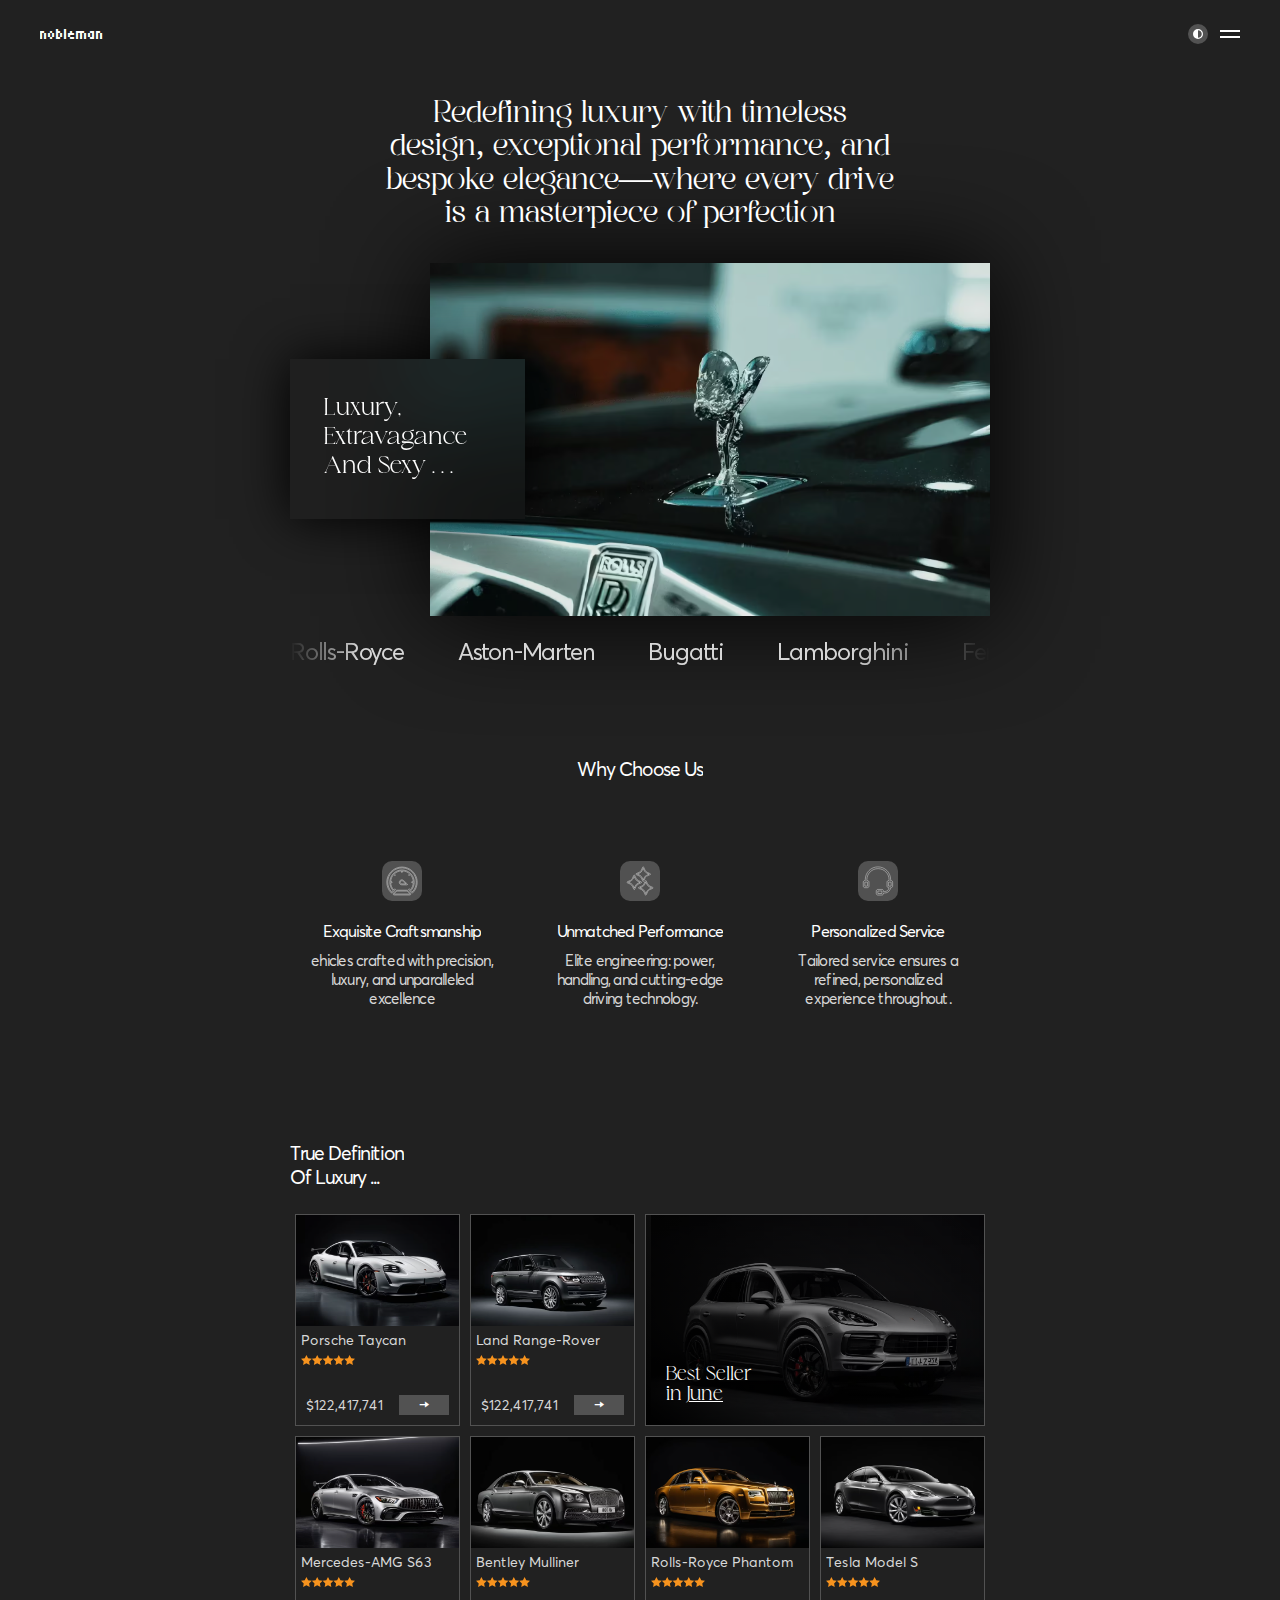
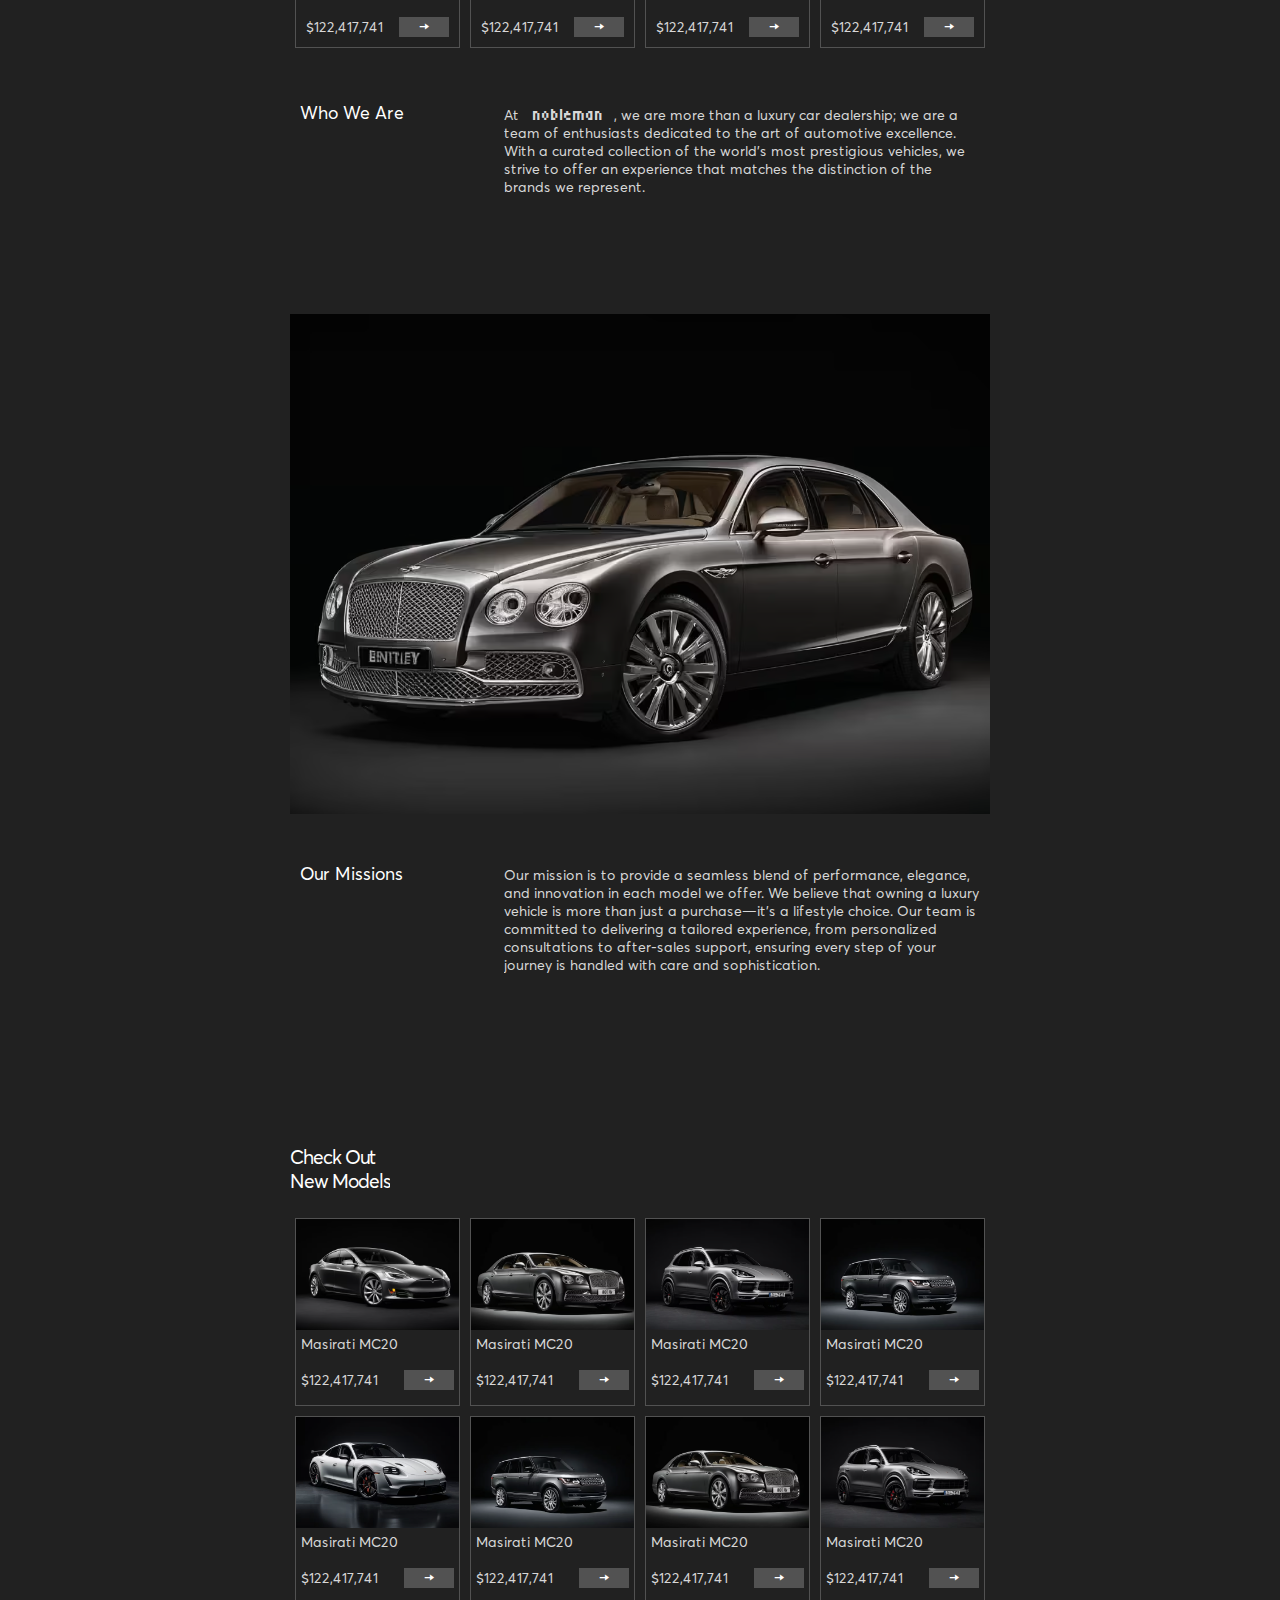
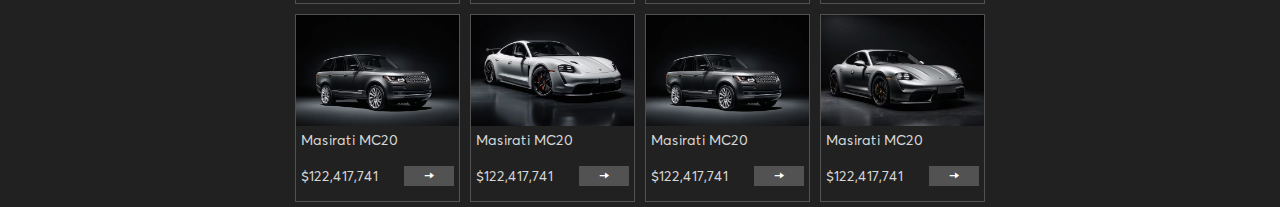
<file: pages/index.html>
<!DOCTYPE html>
<html lang="en">
  <head>
    <meta charset="UTF-8" />
    <meta name="viewport" content="width=device-width, initial-scale=1.0" />
    <link
      rel="shortcut icon"
      href="../images/SVG/light&dark.svg"
      type="image/svg"
    />
    <meta name="description" content="nobleman car store" />
    <!-- styles -->
    <link rel="stylesheet" href="../style/base.css" />
    <link rel="stylesheet" href="../style/style.css" />
    <!-- styles -->
    <title>Nobleman | Luxury Life</title>
  </head>
  <body>
    <!-- navigation bar -->
    <nav>
      <div class="logo">nobleman</div>
      <div class="right">
        <div class="light-dark">
          <div id="switcher">
            <img src="../images/SVG/light&dark.svg" alt="light and dark" />
          </div>
        </div>
        <div class="humberger"></div>
      </div>
      <div class="bg-eff"></div>
      <div class="links">
        <div class="social">
          <ul class="social-content">
            <li><p class="noble">Nobleman</p></li>
            <li><a href="./register/index.html">Register</a></li>
            <li>
              <a href="./register/tems.html">Terms</a>
            </li>
            <li>
              <a href="./register/tems.html">Policy</a>
            </li>
            <li><p>Social Links</p></li>
            <li><a href="#">Facebook</a></li>
            <li><a href="#">Instagram</a></li>
            <li><a href="#">x.com</a></li>
          </ul>
        </div>
        <div class="main">
          <ul class="main-content">
            <li><p>Main Links</p></li>
            <li><a href="index.html">Home</a></li>
            <li><a href="about.html">About</a></li>
            <li><a href="models.html">Models</a></li>
            <li><a href="services.html">Services</a></li>
            <li><a href="contact.html">Contacts</a></li>
          </ul>
        </div>
        <div class="touch">
          <p>Get In Touch :</p>
          <a href="mailTo: sjsuper872@gmail.com">sjsuper872@gmail.com</a>
        </div>
      </div>
    </nav>
    <!-- navigation bar -->

    <!-- container -->
    <div class="container">
      <!-- section one  -->
      <div class="section1">
        <div class="upper-text">
          <h1>
            Redefining luxury with timeless <br />
            design, exceptional performance, and <br />
            bespoke elegance—where every drive <br />
            is a masterpiece of perfection
          </h1>
        </div>
        <div class="content">
          <div class="image">
            <img src="../images/hero.avif" alt="image" />
          </div>
          <div class="text">
            <h1>Luxury,</h1>
            <h1>Extravagance</h1>
            <h1>And Sexy . . .</h1>
          </div>
        </div>
        <div class="slider">
          <div class="one">
            <p>
              <span>Rolls-Royce</span>
              <span>Aston-Marten</span>
              <span>Bugatti</span>
              <span>Lamborghini</span>
              <span>Ferrari</span>
              <span>Porsche</span>
              <span>Ford</span>
              <span>Range-Rover</span>
              <span>Mercedes</span>
              <span>BMW</span>
              <span>Tesla</span>
              <span>Audi</span>
            </p>
            <p>
              <span>Rolls-Royce</span>
              <span>Aston-Marten</span>
              <span>Bugatti</span>
              <span>Lamborghini</span>
              <span>Ferrari</span>
              <span>Porsche</span>
              <span>Ford</span>
              <span>Range-Rover</span>
              <span>Mercedes</span>
              <span>BMW</span>
              <span>Tesla</span>
              <span>Audi</span>
            </p>
          </div>
        </div>
      </div>
      <!-- section one  -->

      <!-- section two -->
      <div class="section2">
        <header>
          <h2>Why Choose Us</h2>
        </header>
        <div class="content">
          <div class="feature">
            <img src="../images/SVG/RPMAsset.svg" alt="image" />
            <h3>Exquisite Craftsmanship</h3>
            <p>
              ehicles crafted with precision, luxury, and unparalleled
              excellence
            </p>
          </div>
          <div class="feature">
            <img src="../images/SVG/performAsset.svg" alt="image" />
            <h3>Unmatched Performance</h3>
            <p>
              Elite engineering: power, handling, and cutting-edge driving
              technology.
            </p>
          </div>
          <div class="feature">
            <img src="../images/SVG/serviceAsset.svg" alt="image" />
            <h3>Personalized Service</h3>
            <p>
              Tailored service ensures a refined, personalized experience
              throughout.
            </p>
          </div>
        </div>
      </div>
      <!-- section two -->

      <!-- section three -->
      <div class="section3">
        <header>
          <h2>
            True Definition
            <br />
            Of Luxury ...
          </h2>
        </header>

        <div class="content">
          <div class="top">
            <div class="card">
              <div class="image">
                <img
                  src="../images/bestSellerPorscheTaycan.avif"
                  alt="bestSellerImage"
                />
              </div>
              <div class="text">
                <p>Porsche Taycan</p>
                <img src="../images/SVG/rate.svg" alt="image" />
                <ul class="price">
                  <li><p>$122,417,741</p></li>
                  <li>
                    <a href="#">→</a>
                  </li>
                </ul>
              </div>
            </div>
            <div class="card">
              <div class="image">
                <img
                  src="../images/bestSellerRangeRover.avif"
                  alt="bestSellerImage"
                />
              </div>
              <div class="text">
                <p>Land Range-Rover</p>
                <img src="../images/SVG/rate.svg" alt="image" />
                <ul class="price">
                  <li><p>$122,417,741</p></li>
                  <li>
                    <a href="#">→</a>
                  </li>
                </ul>
              </div>
            </div>
            <div class="poster">
              <div class="image">
                <img src="../images/best-seller.avif" alt="bestSellerImage" />
              </div>
              <div class="text">
                <h1 id="bestSeller">Best Seller in october</h1>
              </div>
            </div>
          </div>
          <div class="bottom">
            <div class="card">
              <div class="image">
                <img
                  src="../images/bestSellerMercedesAMG.avif"
                  alt="bestSellerImage"
                />
              </div>
              <div class="text">
                <p>Mercedes-AMG S63</p>
                <img src="../images/SVG/rate.svg" alt="image" />
                <ul class="price">
                  <li><p>$122,417,741</p></li>
                  <li>
                    <a href="#">→</a>
                  </li>
                </ul>
              </div>
            </div>
            <div class="card">
              <div class="image">
                <img
                  src="../images/BentleyFlyingSpurMulliner.avif"
                  alt="bestSellerImage"
                />
              </div>
              <div class="text">
                <p>Bentley Mulliner</p>
                <img src="../images/SVG/rate.svg" alt="image" />
                <ul class="price">
                  <li><p>$122,417,741</p></li>
                  <li>
                    <a href="#">→</a>
                  </li>
                </ul>
              </div>
            </div>
            <div class="card">
              <div class="image">
                <img
                  src="../images/bestSellerRollsRoyce.avif"
                  alt="bestSellerImage"
                />
              </div>
              <div class="text">
                <p>Rolls-Royce Phantom</p>
                <img src="../images/SVG/rate.svg" alt="image" />
                <ul class="price">
                  <li><p>$122,417,741</p></li>
                  <li>
                    <a href="#">→</a>
                  </li>
                </ul>
              </div>
            </div>
            <div class="card">
              <div class="image">
                <img
                  src="../images/BestSellerTesla.avif"
                  alt="bestSellerImage"
                />
              </div>
              <div class="text">
                <p>Tesla Model S</p>
                <img src="../images/SVG/rate.svg" alt="image" />
                <ul class="price">
                  <li><p>$122,417,741</p></li>
                  <li>
                    <a href="#">→</a>
                  </li>
                </ul>
              </div>
            </div>
          </div>
        </div>
      </div>
      <!-- section three -->

      <!-- section4 -->
      <div class="section4">
        <h2>Who We Are</h2>
        <p>
          At <span>nobleman</span>, we are more than a luxury car dealership; we
          are a team of enthusiasts dedicated to the art of automotive
          excellence. With a curated collection of the world’s most prestigious
          vehicles, we strive to offer an experience that matches the
          distinction of the brands we represent.
        </p>
      </div>

      <div class="parallaxedImage">
        <img src="../images/parallaxed.avif" alt="image" />
      </div>

      <div class="section4">
        <h2>Our Missions</h2>
        <p>
          Our mission is to provide a seamless blend of performance, elegance,
          and innovation in each model we offer. We believe that owning a luxury
          vehicle is more than just a purchase—it’s a lifestyle choice. Our team
          is committed to delivering a tailored experience, from personalized
          consultations to after-sales support, ensuring every step of your
          journey is handled with care and sophistication.
        </p>
      </div>
      <!-- section4 -->

      <!-- section5 -->
      <div class="section5">
        <header>
          <h2>
            Check Out <br />
            New Models
          </h2>
        </header>
        <div class="content">
          <div class="card">
            <div class="image">
              <img src="../images/BestSellerTesla.avif" alt="image" />
            </div>
            <div class="text">
              <p>Masirati MC20</p>
              <ul class="price">
                <li><p>$122,417,741</p></li>
                <li>
                  <a href="#">→</a>
                </li>
              </ul>
            </div>
          </div>
          <div class="card">
            <div class="image">
              <img src="../images/BentleyFlyingSpurMulliner.avif" alt="image" />
            </div>
            <div class="text">
              <p>Masirati MC20</p>
              <ul class="price">
                <li><p>$122,417,741</p></li>
                <li>
                  <a href="#">→</a>
                </li>
              </ul>
            </div>
          </div>
          <div class="card">
            <div class="image">
              <img src="../images/best-seller.avif" alt="image" />
            </div>
            <div class="text">
              <p>Masirati MC20</p>
              <ul class="price">
                <li><p>$122,417,741</p></li>
                <li>
                  <a href="#">→</a>
                </li>
              </ul>
            </div>
          </div>
          <div class="card">
            <div class="image">
              <img src="../images/bestSellerRangeRover.avif" alt="image" />
            </div>
            <div class="text">
              <p>Masirati MC20</p>
              <ul class="price">
                <li><p>$122,417,741</p></li>
                <li>
                  <a href="#">→</a>
                </li>
              </ul>
            </div>
          </div>
          <div class="card">
            <div class="image">
              <img src="../images/bestSellerPorscheTaycan.avif" alt="image" />
            </div>
            <div class="text">
              <p>Masirati MC20</p>
              <ul class="price">
                <li><p>$122,417,741</p></li>
                <li>
                  <a href="#">→</a>
                </li>
              </ul>
            </div>
          </div>
          <div class="card">
            <div class="image">
              <img src="../images/bestSellerRangeRover.avif" alt="image" />
            </div>
            <div class="text">
              <p>Masirati MC20</p>
              <ul class="price">
                <li><p>$122,417,741</p></li>
                <li>
                  <a href="#">→</a>
                </li>
              </ul>
            </div>
          </div>
          <div class="card">
            <div class="image">
              <img src="../images/BentleyFlyingSpurMulliner.avif" alt="image" />
            </div>
            <div class="text">
              <p>Masirati MC20</p>
              <ul class="price">
                <li><p>$122,417,741</p></li>
                <li>
                  <a href="#">→</a>
                </li>
              </ul>
            </div>
          </div>
          <div class="card">
            <div class="image">
              <img src="../images/best-seller.avif" alt="image" />
            </div>
            <div class="text">
              <p>Masirati MC20</p>
              <ul class="price">
                <li><p>$122,417,741</p></li>
                <li>
                  <a href="#">→</a>
                </li>
              </ul>
            </div>
          </div>
          <div class="card">
            <div class="image">
              <img src="../images/bestSellerRangeRover.avif" alt="image" />
            </div>
            <div class="text">
              <p>Masirati MC20</p>
              <ul class="price">
                <li><p>$122,417,741</p></li>
                <li>
                  <a href="#">→</a>
                </li>
              </ul>
            </div>
          </div>
          <div class="card">
            <div class="image">
              <img src="../images/bestSellerPorscheTaycan.avif" alt="image" />
            </div>
            <div class="text">
              <p>Masirati MC20</p>
              <ul class="price">
                <li><p>$122,417,741</p></li>
                <li>
                  <a href="#">→</a>
                </li>
              </ul>
            </div>
          </div>
          <div class="card">
            <div class="image">
              <img src="../images/bestSellerRangeRover.avif" alt="image" />
            </div>
            <div class="text">
              <p>Masirati MC20</p>
              <ul class="price">
                <li><p>$122,417,741</p></li>
                <li>
                  <a href="#">→</a>
                </li>
              </ul>
            </div>
          </div>
          <div class="card">
            <div class="image">
              <img src="../images/image (8).avif" alt="image" />
            </div>
            <div class="text">
              <p>Masirati MC20</p>
              <ul class="price">
                <li><p>$122,417,741</p></li>
                <li>
                  <a href="#">→</a>
                </li>
              </ul>
            </div>
          </div>
        </div>
      </div>
      <!-- section5 -->
    </div>
    <!-- container -->

    <!-- scripts -->
    <script src="../javascript/main.js"></script>
    <!-- scripts -->
  </body>
</html>
</file>
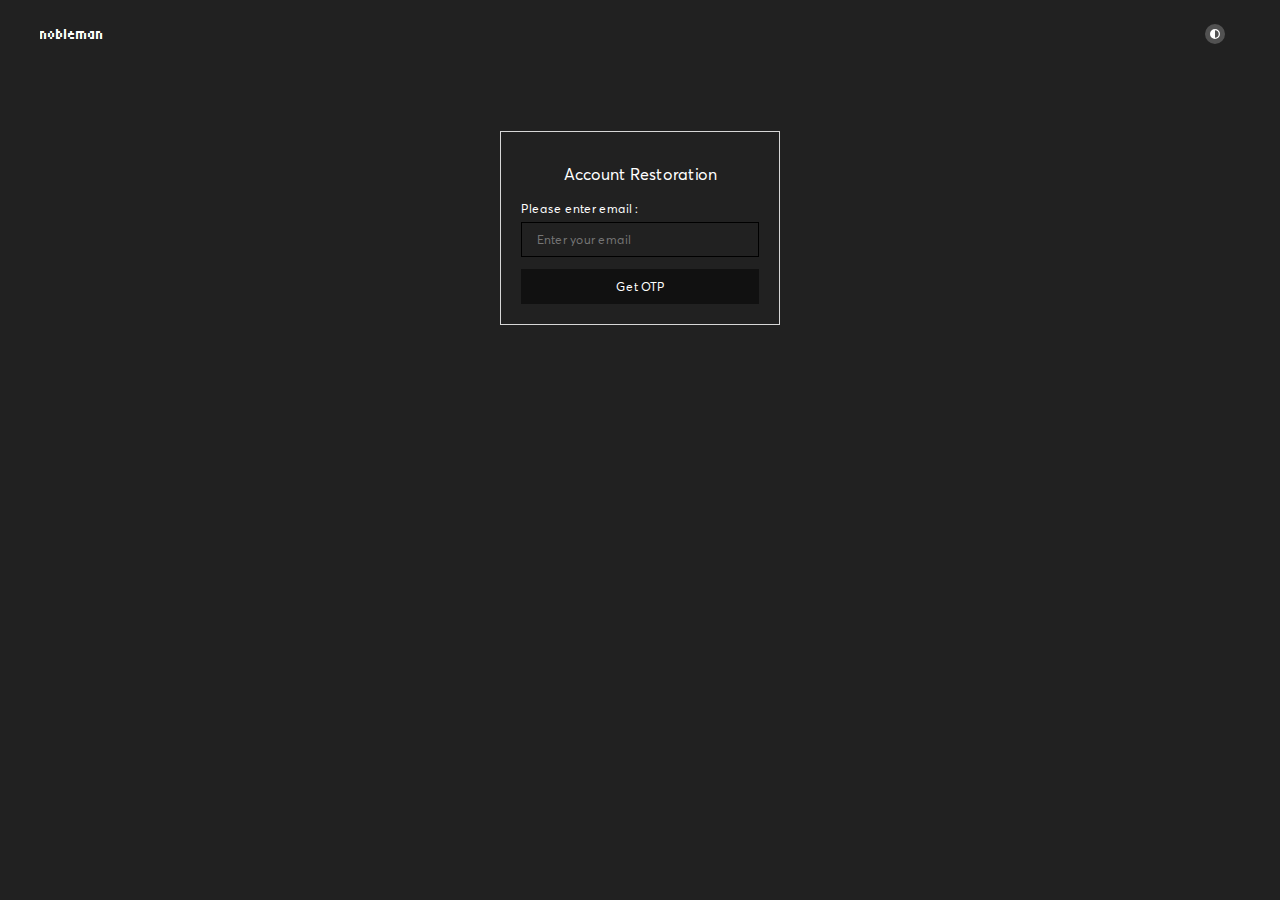
<file: pages/register/ForgotPassword/index.html>
<!DOCTYPE html>
<html lang="en">
  <head>
    <meta charset="UTF-8" />
    <meta name="viewport" content="width=device-width, initial-scale=1.0" />
    <link rel="shortcut icon" href="../../images/SVG/Favicon.svg" />
    <meta name="description" content="nobleman car store" />
    <!-- styles -->
    <link rel="stylesheet" href="../../../style/base.css" />
    <link
      rel="stylesheet"
      href="../../../style/register/ForgotPassword/styles.css"
    />
    <!-- styles -->
    <title>Nobleman | Registration</title>
  </head>
  <body>
    <div class="reg-content">
      <!-- nav -->
      <nav>
        <a href="../../index.html" class="logo">nobleman</a>
        <div class="right">
          <div class="light-dark">
            <div id="switcher">
              <img
                src="../../../images/SVG/light&dark.svg"
                alt="light and dark"
              />
            </div>
          </div>
        </div>
      </nav>
      <!-- nav -->

      <div class="errr">
        <div class="err"></div>
        <div class="close"></div>
      </div>
      <form>
        <h4 id="pageSign">Account Restoration</h4>
        <label for="email">Please enter email :</label>
        <input
          autocomplete="on"
          type="email"
          name="email"
          id="email"
          placeholder="Enter your email"
        />

        <div class="reset">
          <label for="password">New Password :</label>
          <input
            type="password"
            id="password"
            placeholder="Enter your new password"
          />
          <label for="PasswordConf">Confirm Password :</label>
          <input
            type="password"
            id="passwordConf"
            placeholder="Confirm your new password"
          />
        </div>

        <button id="submitBtn">Get OTP</button>
      </form>
    </div>
  </body>

  <!-- scripts -->
  <script src="../../../javascript/register/forgotPassword/main.js"></script>
  <!-- scripts -->
</html>
</file>
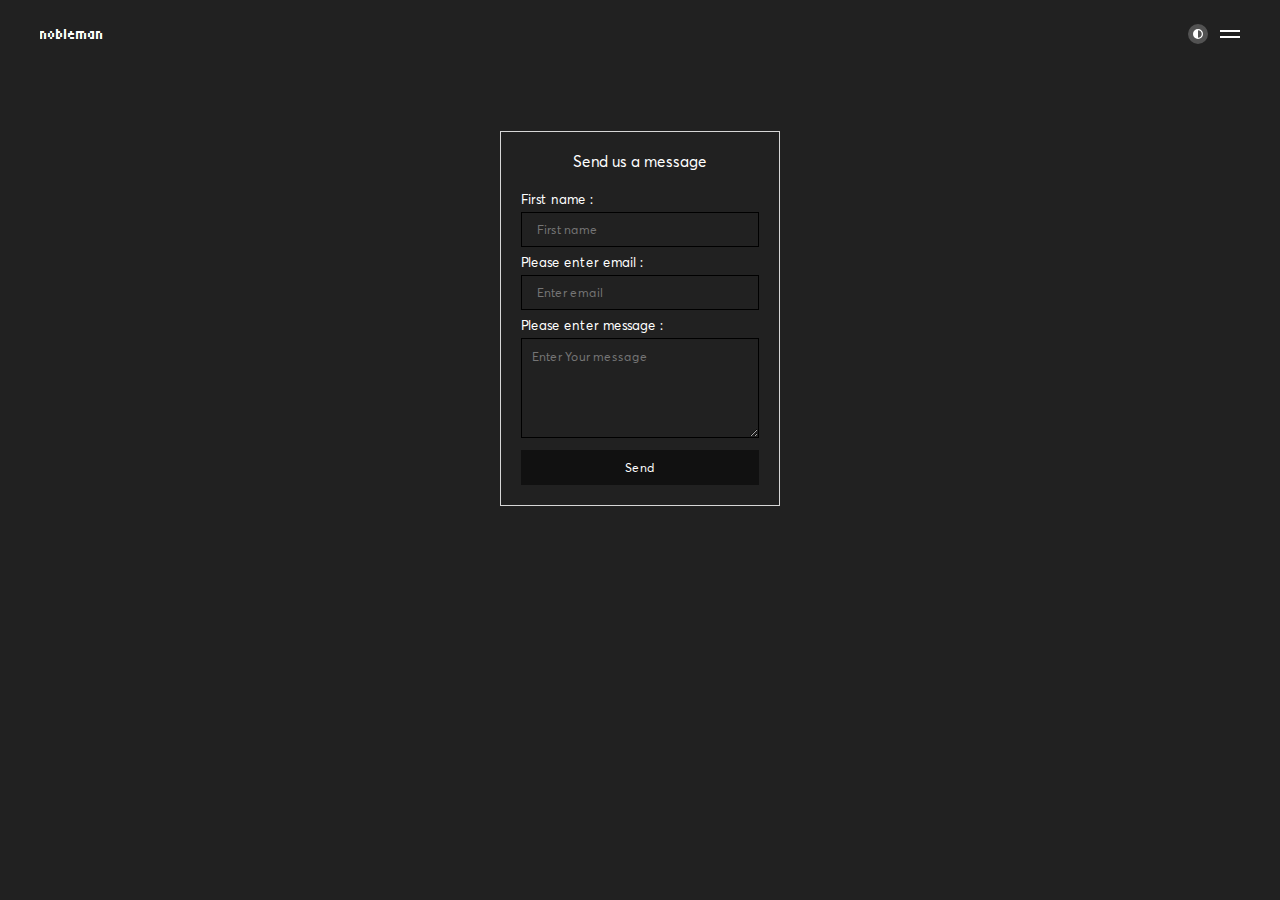
<file: pages/contact.html>
<!DOCTYPE html>
<html lang="en">
  <head>
    <meta charset="UTF-8" />
    <meta name="viewport" content="width=device-width, initial-scale=1.0" />
    <link rel="shortcut icon" href="../../images/SVG/Favicon.svg" />
    <meta name="description" content="nobleman car store" />
    <!-- styles -->
    <link rel="stylesheet" href="../style/base.css" />
    <link rel="stylesheet" href="../style/contact.css" />
    <!-- styles -->
    <title>Nobleman | Contact us</title>
  </head>
  <body>
    <!-- navigation bar -->
    <nav>
      <div class="logo">nobleman</div>
      <div class="right">
        <div class="light-dark">
          <div id="switcher">
            <img src="../images/SVG/light&dark.svg" alt="light and dark" />
          </div>
        </div>
        <div class="humberger"></div>
      </div>
      <div class="bg-eff"></div>
      <div class="links">
        <div class="social">
          <ul class="social-content">
            <li><p class="noble">Nobleman</p></li>
            <li><a href="./register/index.html">Register</a></li>
            <li>
              <a href="./register/tems.html">Terms</a>
            </li>
            <li>
              <a href="./register/tems.html">Policy</a>
            </li>
            <li><p>Social Links</p></li>
            <li><a href="#">Facebook</a></li>
            <li><a href="#">Instagram</a></li>
            <li><a href="#">x.com</a></li>
          </ul>
        </div>
        <div class="main">
          <ul class="main-content">
            <li><p>Main Links</p></li>
            <li><a href="index.html">Home</a></li>
            <li><a href="about.html">About</a></li>
            <li><a href="models.html">Models</a></li>
            <li><a href="services.html">Services</a></li>
            <li><a href="contact.html">Contacts</a></li>
          </ul>
        </div>
        <div class="touch">
          <p>Get In Touch :</p>
          <a href="mailTo: sjsuper872@gmail.com">sjsuper872@gmail.com</a>
        </div>
      </div>
    </nav>
    <!-- navigation bar -->

    <div class="errr">
      <div class="err">Wrong Email and Password</div>
      <div class="close"></div>
    </div>
    <div class="content">
      <p>Send us a message</p>
      <form>
        <div class="contacts-content">
          <label for="fName">First name :</label>
          <input
            autocomplete="on"
            type="text"
            name="fName"
            id="fName"
            placeholder="First name"
          />
          <label for="email">Please enter email :</label>
          <input
            autocomplete="on"
            type="email"
            name="email"
            id="email"
            placeholder="Enter email"
          />
          <label for="message">Please enter message :</label>
          <textarea
            name="message"
            id="message"
            placeholder="Enter Your message"
          ></textarea>
          <button id="sendBtn">Send</button>
        </div>
      </form>
    </div>
  </body>

  <!-- scripts -->
  <script src="../javascript/contact.js"></script>
  <!-- scripts -->
</html>
</file>
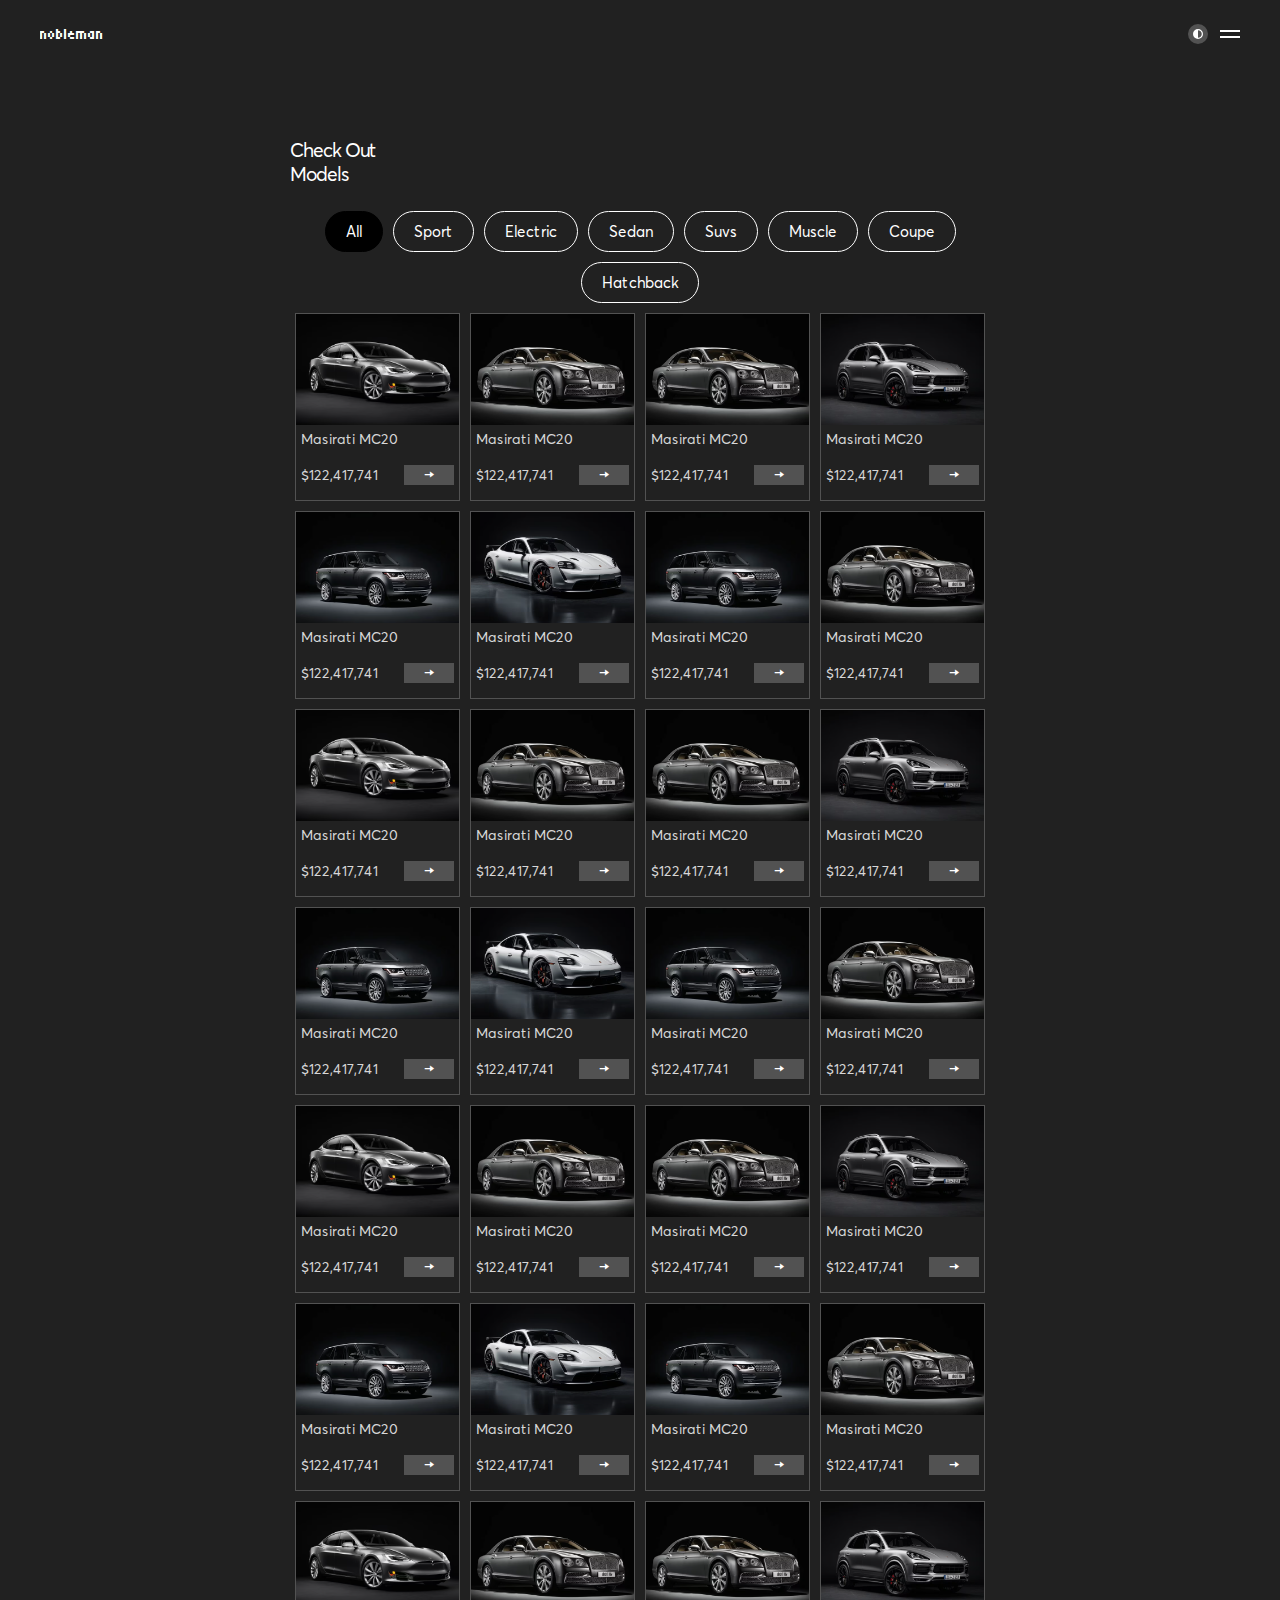
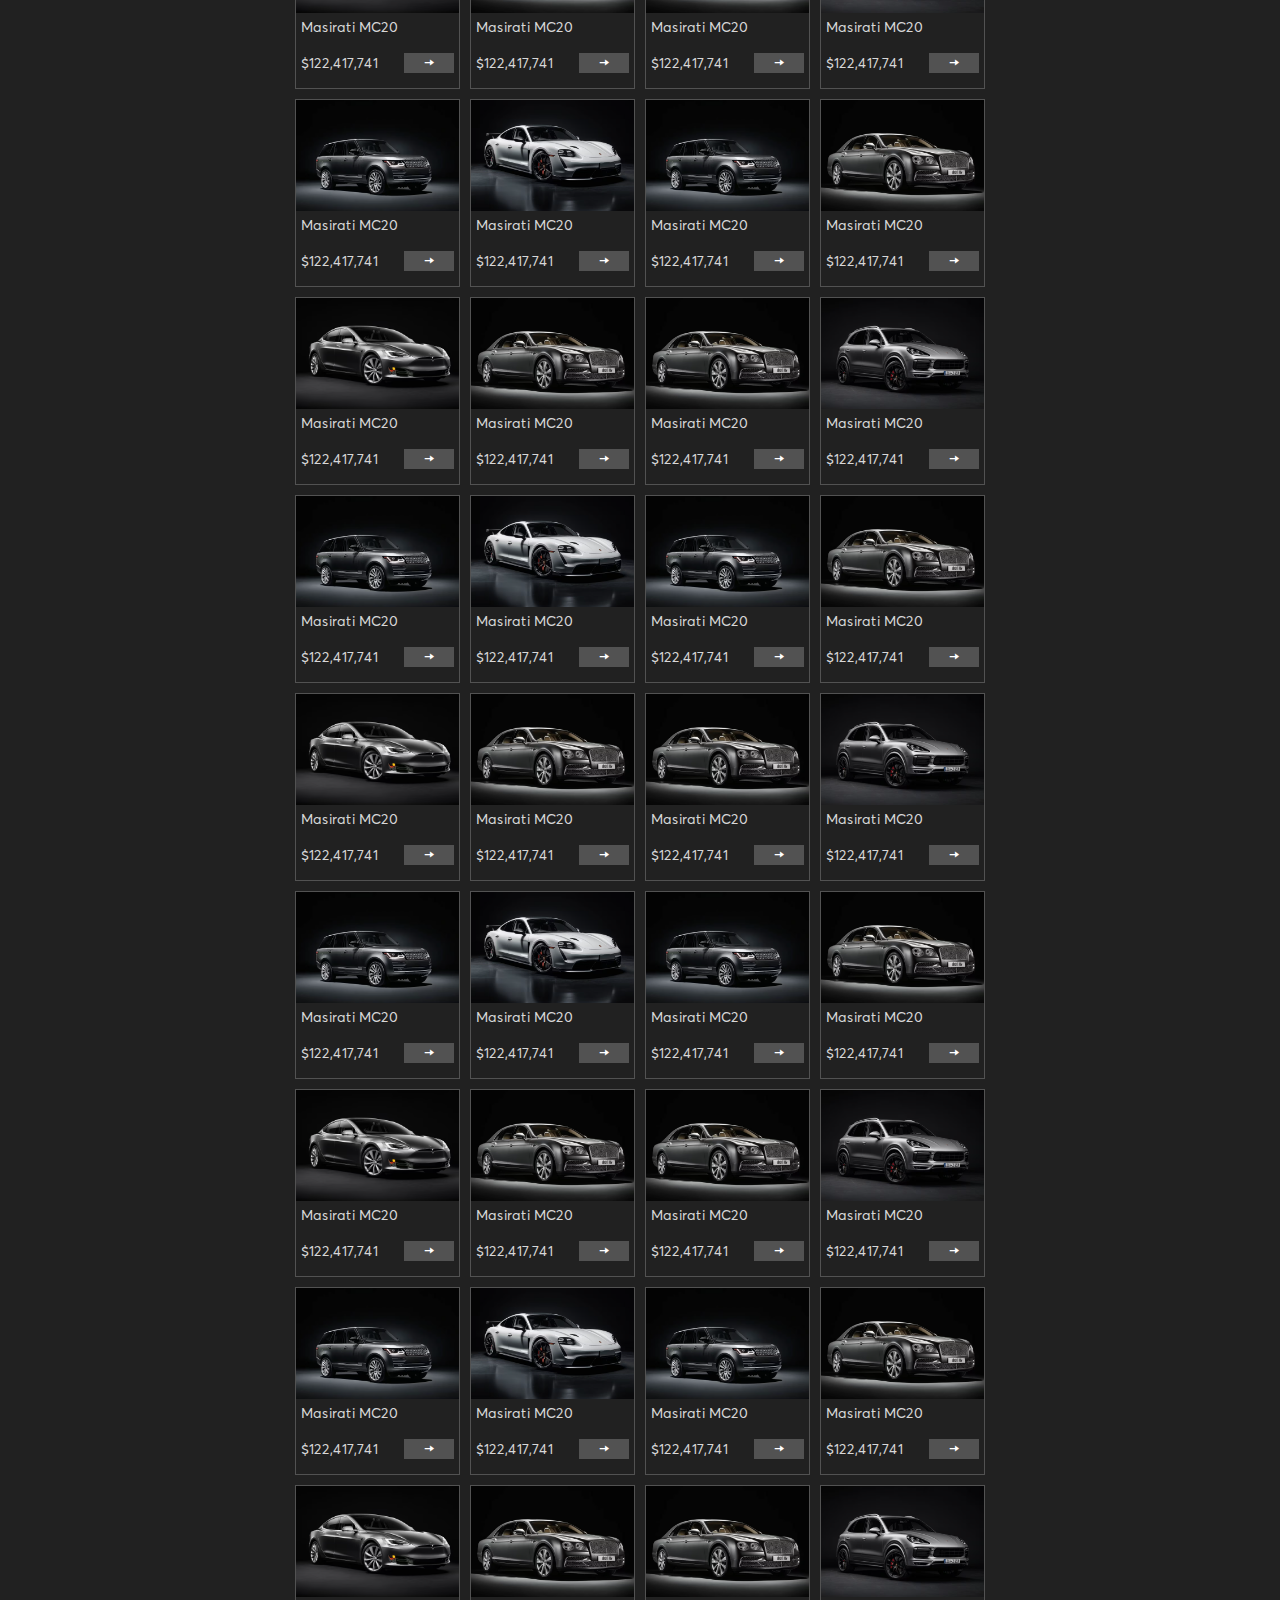
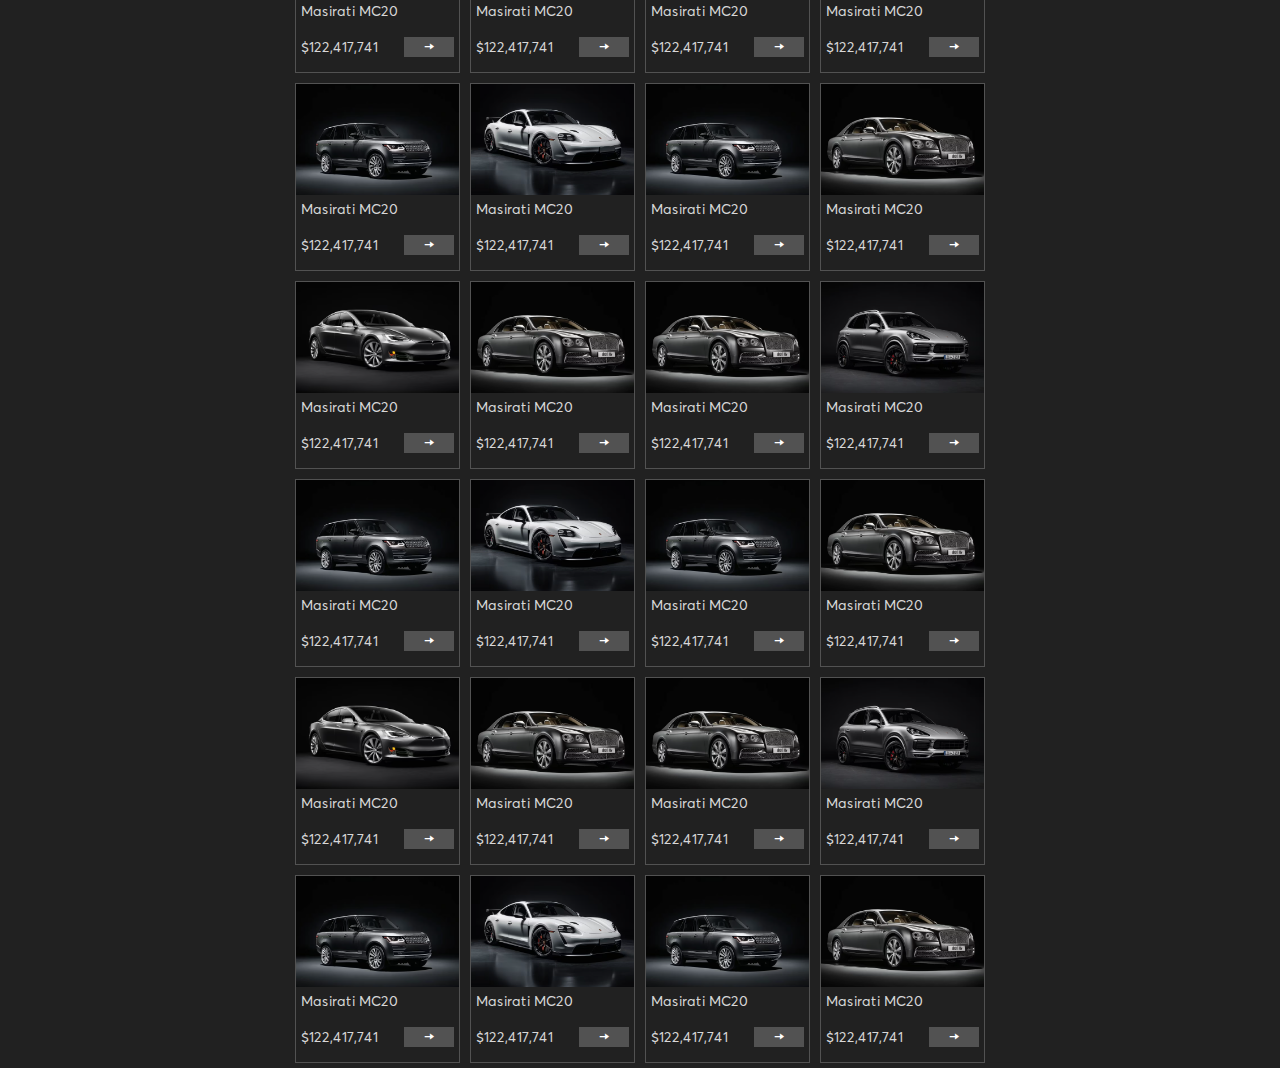
<file: pages/models.html>
<!DOCTYPE html>
<html lang="en">
  <head>
    <meta charset="UTF-8" />
    <meta name="viewport" content="width=device-width, initial-scale=1.0" />
    <link
      rel="shortcut icon"
      href="../images/SVG/light&dark.svg"
      type="image/svg"
    />
    <meta name="description" content="nobleman car store" />
    <!-- styles -->
    <link rel="stylesheet" href="../style/base.css" />
    <link rel="stylesheet" href="../style/style.css" />
    <link rel="stylesheet" href="../style/models.css" />
    <!-- styles -->
    <title>Nobleman | Luxury Life</title>
  </head>
  <body>
    <!-- navigation bar -->
    <nav>
      <div class="logo">nobleman</div>
      <div class="right">
        <div class="light-dark">
          <div id="switcher">
            <img src="../images/SVG/light&dark.svg" alt="light and dark" />
          </div>
        </div>
        <div class="humberger"></div>
      </div>
      <div class="bg-eff"></div>
      <div class="links">
        <div class="social">
          <ul class="social-content">
            <li><p class="noble">Nobleman</p></li>
            <li><a href="./register/index.html">Register</a></li>
            <li>
              <a href="./register/tems.html">Terms</a>
            </li>
            <li>
              <a href="./register/tems.html">Policy</a>
            </li>
            <li><p>Social Links</p></li>
            <li><a href="#">Facebook</a></li>
            <li><a href="#">Instagram</a></li>
            <li><a href="#">x.com</a></li>
          </ul>
        </div>
        <div class="main">
          <ul class="main-content">
            <li><p>Main Links</p></li>
            <li><a href="index.html">Home</a></li>
            <li><a href="about.html">About</a></li>
            <li><a href="models.html">Models</a></li>
            <li><a href="services.html">Services</a></li>
            <li><a href="contact.html">Contacts</a></li>
          </ul>
        </div>
        <div class="touch">
          <p>Get In Touch :</p>
          <a href="mailTo: sjsuper872@gmail.com">sjsuper872@gmail.com</a>
        </div>
      </div>
    </nav>
    <!-- navigation bar -->

    <!-- container -->
    <div class="container">
      <!-- section5 -->
      <div class="section5">
        <header>
          <h2>
            Check Out <br />
            Models
          </h2>
        </header>
        <ul class="types">
          <li class="active all" data-cont=".all">All</li>
          <li data-cont=".sport">Sport</li>
          <li data-cont=".electric">Electric</li>
          <li data-cont=".sedan">Sedan</li>
          <li data-cont=".suvs">Suvs</li>
          <li data-cont=".muscle">Muscle</li>
          <li data-cont=".coupe">Coupe</li>
          <li data-cont=".hatchback">Hatchback</li>
        </ul>
        <div class="content">
          <div class="card all active sport">
            <div class="image">
              <img src="../images/BestSellerTesla.avif" alt="image" />
            </div>
            <div class="text">
              <p>Masirati MC20</p>
              <ul class="price">
                <li><p>$122,417,741</p></li>
                <li>
                  <a href="#">→</a>
                </li>
              </ul>
            </div>
          </div>
          <div class="card all active electric">
            <div class="image">
              <img src="../images/BentleyFlyingSpurMulliner.avif" alt="image" />
            </div>
            <div class="text">
              <p>Masirati MC20</p>
              <ul class="price">
                <li><p>$122,417,741</p></li>
                <li>
                  <a href="#">→</a>
                </li>
              </ul>
            </div>
          </div>
          <div class="card all active electric">
            <div class="image">
              <img src="../images/BentleyFlyingSpurMulliner.avif" alt="image" />
            </div>
            <div class="text">
              <p>Masirati MC20</p>
              <ul class="price">
                <li><p>$122,417,741</p></li>
                <li>
                  <a href="#">→</a>
                </li>
              </ul>
            </div>
          </div>
          <div class="card all active sedan">
            <div class="image">
              <img src="../images/best-seller.avif" alt="image" />
            </div>
            <div class="text">
              <p>Masirati MC20</p>
              <ul class="price">
                <li><p>$122,417,741</p></li>
                <li>
                  <a href="#">→</a>
                </li>
              </ul>
            </div>
          </div>
          <div class="card all active suvs">
            <div class="image">
              <img src="../images/bestSellerRangeRover.avif" alt="image" />
            </div>
            <div class="text">
              <p>Masirati MC20</p>
              <ul class="price">
                <li><p>$122,417,741</p></li>
                <li>
                  <a href="#">→</a>
                </li>
              </ul>
            </div>
          </div>
          <div class="card all active muscle">
            <div class="image">
              <img src="../images/bestSellerPorscheTaycan.avif" alt="image" />
            </div>
            <div class="text">
              <p>Masirati MC20</p>
              <ul class="price">
                <li><p>$122,417,741</p></li>
                <li>
                  <a href="#">→</a>
                </li>
              </ul>
            </div>
          </div>
          <div class="card all active coupe">
            <div class="image">
              <img src="../images/bestSellerRangeRover.avif" alt="image" />
            </div>
            <div class="text">
              <p>Masirati MC20</p>
              <ul class="price">
                <li><p>$122,417,741</p></li>
                <li>
                  <a href="#">→</a>
                </li>
              </ul>
            </div>
          </div>
          <div class="card all active hatchback">
            <div class="image">
              <img src="../images/BentleyFlyingSpurMulliner.avif" alt="image" />
            </div>
            <div class="text">
              <p>Masirati MC20</p>
              <ul class="price">
                <li><p>$122,417,741</p></li>
                <li>
                  <a href="#">→</a>
                </li>
              </ul>
            </div>
          </div>
          <div class="card all active sport">
            <div class="image">
              <img src="../images/BestSellerTesla.avif" alt="image" />
            </div>
            <div class="text">
              <p>Masirati MC20</p>
              <ul class="price">
                <li><p>$122,417,741</p></li>
                <li>
                  <a href="#">→</a>
                </li>
              </ul>
            </div>
          </div>
          <div class="card all active electric">
            <div class="image">
              <img src="../images/BentleyFlyingSpurMulliner.avif" alt="image" />
            </div>
            <div class="text">
              <p>Masirati MC20</p>
              <ul class="price">
                <li><p>$122,417,741</p></li>
                <li>
                  <a href="#">→</a>
                </li>
              </ul>
            </div>
          </div>
          <div class="card all active electric">
            <div class="image">
              <img src="../images/BentleyFlyingSpurMulliner.avif" alt="image" />
            </div>
            <div class="text">
              <p>Masirati MC20</p>
              <ul class="price">
                <li><p>$122,417,741</p></li>
                <li>
                  <a href="#">→</a>
                </li>
              </ul>
            </div>
          </div>
          <div class="card all active sedan">
            <div class="image">
              <img src="../images/best-seller.avif" alt="image" />
            </div>
            <div class="text">
              <p>Masirati MC20</p>
              <ul class="price">
                <li><p>$122,417,741</p></li>
                <li>
                  <a href="#">→</a>
                </li>
              </ul>
            </div>
          </div>
          <div class="card all active suvs">
            <div class="image">
              <img src="../images/bestSellerRangeRover.avif" alt="image" />
            </div>
            <div class="text">
              <p>Masirati MC20</p>
              <ul class="price">
                <li><p>$122,417,741</p></li>
                <li>
                  <a href="#">→</a>
                </li>
              </ul>
            </div>
          </div>
          <div class="card all active muscle">
            <div class="image">
              <img src="../images/bestSellerPorscheTaycan.avif" alt="image" />
            </div>
            <div class="text">
              <p>Masirati MC20</p>
              <ul class="price">
                <li><p>$122,417,741</p></li>
                <li>
                  <a href="#">→</a>
                </li>
              </ul>
            </div>
          </div>
          <div class="card all active coupe">
            <div class="image">
              <img src="../images/bestSellerRangeRover.avif" alt="image" />
            </div>
            <div class="text">
              <p>Masirati MC20</p>
              <ul class="price">
                <li><p>$122,417,741</p></li>
                <li>
                  <a href="#">→</a>
                </li>
              </ul>
            </div>
          </div>
          <div class="card all active hatchback">
            <div class="image">
              <img src="../images/BentleyFlyingSpurMulliner.avif" alt="image" />
            </div>
            <div class="text">
              <p>Masirati MC20</p>
              <ul class="price">
                <li><p>$122,417,741</p></li>
                <li>
                  <a href="#">→</a>
                </li>
              </ul>
            </div>
          </div>
          <div class="card all active sport">
            <div class="image">
              <img src="../images/BestSellerTesla.avif" alt="image" />
            </div>
            <div class="text">
              <p>Masirati MC20</p>
              <ul class="price">
                <li><p>$122,417,741</p></li>
                <li>
                  <a href="#">→</a>
                </li>
              </ul>
            </div>
          </div>
          <div class="card all active electric">
            <div class="image">
              <img src="../images/BentleyFlyingSpurMulliner.avif" alt="image" />
            </div>
            <div class="text">
              <p>Masirati MC20</p>
              <ul class="price">
                <li><p>$122,417,741</p></li>
                <li>
                  <a href="#">→</a>
                </li>
              </ul>
            </div>
          </div>
          <div class="card all active electric">
            <div class="image">
              <img src="../images/BentleyFlyingSpurMulliner.avif" alt="image" />
            </div>
            <div class="text">
              <p>Masirati MC20</p>
              <ul class="price">
                <li><p>$122,417,741</p></li>
                <li>
                  <a href="#">→</a>
                </li>
              </ul>
            </div>
          </div>
          <div class="card all active sedan">
            <div class="image">
              <img src="../images/best-seller.avif" alt="image" />
            </div>
            <div class="text">
              <p>Masirati MC20</p>
              <ul class="price">
                <li><p>$122,417,741</p></li>
                <li>
                  <a href="#">→</a>
                </li>
              </ul>
            </div>
          </div>
          <div class="card all active suvs">
            <div class="image">
              <img src="../images/bestSellerRangeRover.avif" alt="image" />
            </div>
            <div class="text">
              <p>Masirati MC20</p>
              <ul class="price">
                <li><p>$122,417,741</p></li>
                <li>
                  <a href="#">→</a>
                </li>
              </ul>
            </div>
          </div>
          <div class="card all active muscle">
            <div class="image">
              <img src="../images/bestSellerPorscheTaycan.avif" alt="image" />
            </div>
            <div class="text">
              <p>Masirati MC20</p>
              <ul class="price">
                <li><p>$122,417,741</p></li>
                <li>
                  <a href="#">→</a>
                </li>
              </ul>
            </div>
          </div>
          <div class="card all active coupe">
            <div class="image">
              <img src="../images/bestSellerRangeRover.avif" alt="image" />
            </div>
            <div class="text">
              <p>Masirati MC20</p>
              <ul class="price">
                <li><p>$122,417,741</p></li>
                <li>
                  <a href="#">→</a>
                </li>
              </ul>
            </div>
          </div>
          <div class="card all active hatchback">
            <div class="image">
              <img src="../images/BentleyFlyingSpurMulliner.avif" alt="image" />
            </div>
            <div class="text">
              <p>Masirati MC20</p>
              <ul class="price">
                <li><p>$122,417,741</p></li>
                <li>
                  <a href="#">→</a>
                </li>
              </ul>
            </div>
          </div>
          <div class="card all active sport">
            <div class="image">
              <img src="../images/BestSellerTesla.avif" alt="image" />
            </div>
            <div class="text">
              <p>Masirati MC20</p>
              <ul class="price">
                <li><p>$122,417,741</p></li>
                <li>
                  <a href="#">→</a>
                </li>
              </ul>
            </div>
          </div>
          <div class="card all active electric">
            <div class="image">
              <img src="../images/BentleyFlyingSpurMulliner.avif" alt="image" />
            </div>
            <div class="text">
              <p>Masirati MC20</p>
              <ul class="price">
                <li><p>$122,417,741</p></li>
                <li>
                  <a href="#">→</a>
                </li>
              </ul>
            </div>
          </div>
          <div class="card all active electric">
            <div class="image">
              <img src="../images/BentleyFlyingSpurMulliner.avif" alt="image" />
            </div>
            <div class="text">
              <p>Masirati MC20</p>
              <ul class="price">
                <li><p>$122,417,741</p></li>
                <li>
                  <a href="#">→</a>
                </li>
              </ul>
            </div>
          </div>
          <div class="card all active sedan">
            <div class="image">
              <img src="../images/best-seller.avif" alt="image" />
            </div>
            <div class="text">
              <p>Masirati MC20</p>
              <ul class="price">
                <li><p>$122,417,741</p></li>
                <li>
                  <a href="#">→</a>
                </li>
              </ul>
            </div>
          </div>
          <div class="card all active suvs">
            <div class="image">
              <img src="../images/bestSellerRangeRover.avif" alt="image" />
            </div>
            <div class="text">
              <p>Masirati MC20</p>
              <ul class="price">
                <li><p>$122,417,741</p></li>
                <li>
                  <a href="#">→</a>
                </li>
              </ul>
            </div>
          </div>
          <div class="card all active muscle">
            <div class="image">
              <img src="../images/bestSellerPorscheTaycan.avif" alt="image" />
            </div>
            <div class="text">
              <p>Masirati MC20</p>
              <ul class="price">
                <li><p>$122,417,741</p></li>
                <li>
                  <a href="#">→</a>
                </li>
              </ul>
            </div>
          </div>
          <div class="card all active coupe">
            <div class="image">
              <img src="../images/bestSellerRangeRover.avif" alt="image" />
            </div>
            <div class="text">
              <p>Masirati MC20</p>
              <ul class="price">
                <li><p>$122,417,741</p></li>
                <li>
                  <a href="#">→</a>
                </li>
              </ul>
            </div>
          </div>
          <div class="card all active hatchback">
            <div class="image">
              <img src="../images/BentleyFlyingSpurMulliner.avif" alt="image" />
            </div>
            <div class="text">
              <p>Masirati MC20</p>
              <ul class="price">
                <li><p>$122,417,741</p></li>
                <li>
                  <a href="#">→</a>
                </li>
              </ul>
            </div>
          </div>
          <div class="card all active sport">
            <div class="image">
              <img src="../images/BestSellerTesla.avif" alt="image" />
            </div>
            <div class="text">
              <p>Masirati MC20</p>
              <ul class="price">
                <li><p>$122,417,741</p></li>
                <li>
                  <a href="#">→</a>
                </li>
              </ul>
            </div>
          </div>
          <div class="card all active electric">
            <div class="image">
              <img src="../images/BentleyFlyingSpurMulliner.avif" alt="image" />
            </div>
            <div class="text">
              <p>Masirati MC20</p>
              <ul class="price">
                <li><p>$122,417,741</p></li>
                <li>
                  <a href="#">→</a>
                </li>
              </ul>
            </div>
          </div>
          <div class="card all active electric">
            <div class="image">
              <img src="../images/BentleyFlyingSpurMulliner.avif" alt="image" />
            </div>
            <div class="text">
              <p>Masirati MC20</p>
              <ul class="price">
                <li><p>$122,417,741</p></li>
                <li>
                  <a href="#">→</a>
                </li>
              </ul>
            </div>
          </div>
          <div class="card all active sedan">
            <div class="image">
              <img src="../images/best-seller.avif" alt="image" />
            </div>
            <div class="text">
              <p>Masirati MC20</p>
              <ul class="price">
                <li><p>$122,417,741</p></li>
                <li>
                  <a href="#">→</a>
                </li>
              </ul>
            </div>
          </div>
          <div class="card all active suvs">
            <div class="image">
              <img src="../images/bestSellerRangeRover.avif" alt="image" />
            </div>
            <div class="text">
              <p>Masirati MC20</p>
              <ul class="price">
                <li><p>$122,417,741</p></li>
                <li>
                  <a href="#">→</a>
                </li>
              </ul>
            </div>
          </div>
          <div class="card all active muscle">
            <div class="image">
              <img src="../images/bestSellerPorscheTaycan.avif" alt="image" />
            </div>
            <div class="text">
              <p>Masirati MC20</p>
              <ul class="price">
                <li><p>$122,417,741</p></li>
                <li>
                  <a href="#">→</a>
                </li>
              </ul>
            </div>
          </div>
          <div class="card all active coupe">
            <div class="image">
              <img src="../images/bestSellerRangeRover.avif" alt="image" />
            </div>
            <div class="text">
              <p>Masirati MC20</p>
              <ul class="price">
                <li><p>$122,417,741</p></li>
                <li>
                  <a href="#">→</a>
                </li>
              </ul>
            </div>
          </div>
          <div class="card all active hatchback">
            <div class="image">
              <img src="../images/BentleyFlyingSpurMulliner.avif" alt="image" />
            </div>
            <div class="text">
              <p>Masirati MC20</p>
              <ul class="price">
                <li><p>$122,417,741</p></li>
                <li>
                  <a href="#">→</a>
                </li>
              </ul>
            </div>
          </div>
          <div class="card all active sport">
            <div class="image">
              <img src="../images/BestSellerTesla.avif" alt="image" />
            </div>
            <div class="text">
              <p>Masirati MC20</p>
              <ul class="price">
                <li><p>$122,417,741</p></li>
                <li>
                  <a href="#">→</a>
                </li>
              </ul>
            </div>
          </div>
          <div class="card all active electric">
            <div class="image">
              <img src="../images/BentleyFlyingSpurMulliner.avif" alt="image" />
            </div>
            <div class="text">
              <p>Masirati MC20</p>
              <ul class="price">
                <li><p>$122,417,741</p></li>
                <li>
                  <a href="#">→</a>
                </li>
              </ul>
            </div>
          </div>
          <div class="card all active electric">
            <div class="image">
              <img src="../images/BentleyFlyingSpurMulliner.avif" alt="image" />
            </div>
            <div class="text">
              <p>Masirati MC20</p>
              <ul class="price">
                <li><p>$122,417,741</p></li>
                <li>
                  <a href="#">→</a>
                </li>
              </ul>
            </div>
          </div>
          <div class="card all active sedan">
            <div class="image">
              <img src="../images/best-seller.avif" alt="image" />
            </div>
            <div class="text">
              <p>Masirati MC20</p>
              <ul class="price">
                <li><p>$122,417,741</p></li>
                <li>
                  <a href="#">→</a>
                </li>
              </ul>
            </div>
          </div>
          <div class="card all active suvs">
            <div class="image">
              <img src="../images/bestSellerRangeRover.avif" alt="image" />
            </div>
            <div class="text">
              <p>Masirati MC20</p>
              <ul class="price">
                <li><p>$122,417,741</p></li>
                <li>
                  <a href="#">→</a>
                </li>
              </ul>
            </div>
          </div>
          <div class="card all active muscle">
            <div class="image">
              <img src="../images/bestSellerPorscheTaycan.avif" alt="image" />
            </div>
            <div class="text">
              <p>Masirati MC20</p>
              <ul class="price">
                <li><p>$122,417,741</p></li>
                <li>
                  <a href="#">→</a>
                </li>
              </ul>
            </div>
          </div>
          <div class="card all active coupe">
            <div class="image">
              <img src="../images/bestSellerRangeRover.avif" alt="image" />
            </div>
            <div class="text">
              <p>Masirati MC20</p>
              <ul class="price">
                <li><p>$122,417,741</p></li>
                <li>
                  <a href="#">→</a>
                </li>
              </ul>
            </div>
          </div>
          <div class="card all active hatchback">
            <div class="image">
              <img src="../images/BentleyFlyingSpurMulliner.avif" alt="image" />
            </div>
            <div class="text">
              <p>Masirati MC20</p>
              <ul class="price">
                <li><p>$122,417,741</p></li>
                <li>
                  <a href="#">→</a>
                </li>
              </ul>
            </div>
          </div>
          <div class="card all active sport">
            <div class="image">
              <img src="../images/BestSellerTesla.avif" alt="image" />
            </div>
            <div class="text">
              <p>Masirati MC20</p>
              <ul class="price">
                <li><p>$122,417,741</p></li>
                <li>
                  <a href="#">→</a>
                </li>
              </ul>
            </div>
          </div>
          <div class="card all active electric">
            <div class="image">
              <img src="../images/BentleyFlyingSpurMulliner.avif" alt="image" />
            </div>
            <div class="text">
              <p>Masirati MC20</p>
              <ul class="price">
                <li><p>$122,417,741</p></li>
                <li>
                  <a href="#">→</a>
                </li>
              </ul>
            </div>
          </div>
          <div class="card all active electric">
            <div class="image">
              <img src="../images/BentleyFlyingSpurMulliner.avif" alt="image" />
            </div>
            <div class="text">
              <p>Masirati MC20</p>
              <ul class="price">
                <li><p>$122,417,741</p></li>
                <li>
                  <a href="#">→</a>
                </li>
              </ul>
            </div>
          </div>
          <div class="card all active sedan">
            <div class="image">
              <img src="../images/best-seller.avif" alt="image" />
            </div>
            <div class="text">
              <p>Masirati MC20</p>
              <ul class="price">
                <li><p>$122,417,741</p></li>
                <li>
                  <a href="#">→</a>
                </li>
              </ul>
            </div>
          </div>
          <div class="card all active suvs">
            <div class="image">
              <img src="../images/bestSellerRangeRover.avif" alt="image" />
            </div>
            <div class="text">
              <p>Masirati MC20</p>
              <ul class="price">
                <li><p>$122,417,741</p></li>
                <li>
                  <a href="#">→</a>
                </li>
              </ul>
            </div>
          </div>
          <div class="card all active muscle">
            <div class="image">
              <img src="../images/bestSellerPorscheTaycan.avif" alt="image" />
            </div>
            <div class="text">
              <p>Masirati MC20</p>
              <ul class="price">
                <li><p>$122,417,741</p></li>
                <li>
                  <a href="#">→</a>
                </li>
              </ul>
            </div>
          </div>
          <div class="card all active coupe">
            <div class="image">
              <img src="../images/bestSellerRangeRover.avif" alt="image" />
            </div>
            <div class="text">
              <p>Masirati MC20</p>
              <ul class="price">
                <li><p>$122,417,741</p></li>
                <li>
                  <a href="#">→</a>
                </li>
              </ul>
            </div>
          </div>
          <div class="card all active hatchback">
            <div class="image">
              <img src="../images/BentleyFlyingSpurMulliner.avif" alt="image" />
            </div>
            <div class="text">
              <p>Masirati MC20</p>
              <ul class="price">
                <li><p>$122,417,741</p></li>
                <li>
                  <a href="#">→</a>
                </li>
              </ul>
            </div>
          </div>
          <div class="card all active sport">
            <div class="image">
              <img src="../images/BestSellerTesla.avif" alt="image" />
            </div>
            <div class="text">
              <p>Masirati MC20</p>
              <ul class="price">
                <li><p>$122,417,741</p></li>
                <li>
                  <a href="#">→</a>
                </li>
              </ul>
            </div>
          </div>
          <div class="card all active electric">
            <div class="image">
              <img src="../images/BentleyFlyingSpurMulliner.avif" alt="image" />
            </div>
            <div class="text">
              <p>Masirati MC20</p>
              <ul class="price">
                <li><p>$122,417,741</p></li>
                <li>
                  <a href="#">→</a>
                </li>
              </ul>
            </div>
          </div>
          <div class="card all active electric">
            <div class="image">
              <img src="../images/BentleyFlyingSpurMulliner.avif" alt="image" />
            </div>
            <div class="text">
              <p>Masirati MC20</p>
              <ul class="price">
                <li><p>$122,417,741</p></li>
                <li>
                  <a href="#">→</a>
                </li>
              </ul>
            </div>
          </div>
          <div class="card all active sedan">
            <div class="image">
              <img src="../images/best-seller.avif" alt="image" />
            </div>
            <div class="text">
              <p>Masirati MC20</p>
              <ul class="price">
                <li><p>$122,417,741</p></li>
                <li>
                  <a href="#">→</a>
                </li>
              </ul>
            </div>
          </div>
          <div class="card all active suvs">
            <div class="image">
              <img src="../images/bestSellerRangeRover.avif" alt="image" />
            </div>
            <div class="text">
              <p>Masirati MC20</p>
              <ul class="price">
                <li><p>$122,417,741</p></li>
                <li>
                  <a href="#">→</a>
                </li>
              </ul>
            </div>
          </div>
          <div class="card all active muscle">
            <div class="image">
              <img src="../images/bestSellerPorscheTaycan.avif" alt="image" />
            </div>
            <div class="text">
              <p>Masirati MC20</p>
              <ul class="price">
                <li><p>$122,417,741</p></li>
                <li>
                  <a href="#">→</a>
                </li>
              </ul>
            </div>
          </div>
          <div class="card all active coupe">
            <div class="image">
              <img src="../images/bestSellerRangeRover.avif" alt="image" />
            </div>
            <div class="text">
              <p>Masirati MC20</p>
              <ul class="price">
                <li><p>$122,417,741</p></li>
                <li>
                  <a href="#">→</a>
                </li>
              </ul>
            </div>
          </div>
          <div class="card all active hatchback">
            <div class="image">
              <img src="../images/BentleyFlyingSpurMulliner.avif" alt="image" />
            </div>
            <div class="text">
              <p>Masirati MC20</p>
              <ul class="price">
                <li><p>$122,417,741</p></li>
                <li>
                  <a href="#">→</a>
                </li>
              </ul>
            </div>
          </div>
          <div class="card all active sport">
            <div class="image">
              <img src="../images/BestSellerTesla.avif" alt="image" />
            </div>
            <div class="text">
              <p>Masirati MC20</p>
              <ul class="price">
                <li><p>$122,417,741</p></li>
                <li>
                  <a href="#">→</a>
                </li>
              </ul>
            </div>
          </div>
          <div class="card all active electric">
            <div class="image">
              <img src="../images/BentleyFlyingSpurMulliner.avif" alt="image" />
            </div>
            <div class="text">
              <p>Masirati MC20</p>
              <ul class="price">
                <li><p>$122,417,741</p></li>
                <li>
                  <a href="#">→</a>
                </li>
              </ul>
            </div>
          </div>
          <div class="card all active electric">
            <div class="image">
              <img src="../images/BentleyFlyingSpurMulliner.avif" alt="image" />
            </div>
            <div class="text">
              <p>Masirati MC20</p>
              <ul class="price">
                <li><p>$122,417,741</p></li>
                <li>
                  <a href="#">→</a>
                </li>
              </ul>
            </div>
          </div>
          <div class="card all active sedan">
            <div class="image">
              <img src="../images/best-seller.avif" alt="image" />
            </div>
            <div class="text">
              <p>Masirati MC20</p>
              <ul class="price">
                <li><p>$122,417,741</p></li>
                <li>
                  <a href="#">→</a>
                </li>
              </ul>
            </div>
          </div>
          <div class="card all active suvs">
            <div class="image">
              <img src="../images/bestSellerRangeRover.avif" alt="image" />
            </div>
            <div class="text">
              <p>Masirati MC20</p>
              <ul class="price">
                <li><p>$122,417,741</p></li>
                <li>
                  <a href="#">→</a>
                </li>
              </ul>
            </div>
          </div>
          <div class="card all active muscle">
            <div class="image">
              <img src="../images/bestSellerPorscheTaycan.avif" alt="image" />
            </div>
            <div class="text">
              <p>Masirati MC20</p>
              <ul class="price">
                <li><p>$122,417,741</p></li>
                <li>
                  <a href="#">→</a>
                </li>
              </ul>
            </div>
          </div>
          <div class="card all active coupe">
            <div class="image">
              <img src="../images/bestSellerRangeRover.avif" alt="image" />
            </div>
            <div class="text">
              <p>Masirati MC20</p>
              <ul class="price">
                <li><p>$122,417,741</p></li>
                <li>
                  <a href="#">→</a>
                </li>
              </ul>
            </div>
          </div>
          <div class="card all active hatchback">
            <div class="image">
              <img src="../images/BentleyFlyingSpurMulliner.avif" alt="image" />
            </div>
            <div class="text">
              <p>Masirati MC20</p>
              <ul class="price">
                <li><p>$122,417,741</p></li>
                <li>
                  <a href="#">→</a>
                </li>
              </ul>
            </div>
          </div>
          <div class="card all active sport">
            <div class="image">
              <img src="../images/BestSellerTesla.avif" alt="image" />
            </div>
            <div class="text">
              <p>Masirati MC20</p>
              <ul class="price">
                <li><p>$122,417,741</p></li>
                <li>
                  <a href="#">→</a>
                </li>
              </ul>
            </div>
          </div>
          <div class="card all active electric">
            <div class="image">
              <img src="../images/BentleyFlyingSpurMulliner.avif" alt="image" />
            </div>
            <div class="text">
              <p>Masirati MC20</p>
              <ul class="price">
                <li><p>$122,417,741</p></li>
                <li>
                  <a href="#">→</a>
                </li>
              </ul>
            </div>
          </div>
          <div class="card all active electric">
            <div class="image">
              <img src="../images/BentleyFlyingSpurMulliner.avif" alt="image" />
            </div>
            <div class="text">
              <p>Masirati MC20</p>
              <ul class="price">
                <li><p>$122,417,741</p></li>
                <li>
                  <a href="#">→</a>
                </li>
              </ul>
            </div>
          </div>
          <div class="card all active sedan">
            <div class="image">
              <img src="../images/best-seller.avif" alt="image" />
            </div>
            <div class="text">
              <p>Masirati MC20</p>
              <ul class="price">
                <li><p>$122,417,741</p></li>
                <li>
                  <a href="#">→</a>
                </li>
              </ul>
            </div>
          </div>
          <div class="card all active suvs">
            <div class="image">
              <img src="../images/bestSellerRangeRover.avif" alt="image" />
            </div>
            <div class="text">
              <p>Masirati MC20</p>
              <ul class="price">
                <li><p>$122,417,741</p></li>
                <li>
                  <a href="#">→</a>
                </li>
              </ul>
            </div>
          </div>
          <div class="card all active muscle">
            <div class="image">
              <img src="../images/bestSellerPorscheTaycan.avif" alt="image" />
            </div>
            <div class="text">
              <p>Masirati MC20</p>
              <ul class="price">
                <li><p>$122,417,741</p></li>
                <li>
                  <a href="#">→</a>
                </li>
              </ul>
            </div>
          </div>
          <div class="card all active coupe">
            <div class="image">
              <img src="../images/bestSellerRangeRover.avif" alt="image" />
            </div>
            <div class="text">
              <p>Masirati MC20</p>
              <ul class="price">
                <li><p>$122,417,741</p></li>
                <li>
                  <a href="#">→</a>
                </li>
              </ul>
            </div>
          </div>
          <div class="card all active hatchback">
            <div class="image">
              <img src="../images/BentleyFlyingSpurMulliner.avif" alt="image" />
            </div>
            <div class="text">
              <p>Masirati MC20</p>
              <ul class="price">
                <li><p>$122,417,741</p></li>
                <li>
                  <a href="#">→</a>
                </li>
              </ul>
            </div>
          </div>
        </div>
      </div>
      <!-- section5 -->
    </div>
    <!-- container -->

    <!-- scripts -->
    <script src="../javascript/models.js"></script>
    <!-- scripts -->
  </body>
</html>
</file>
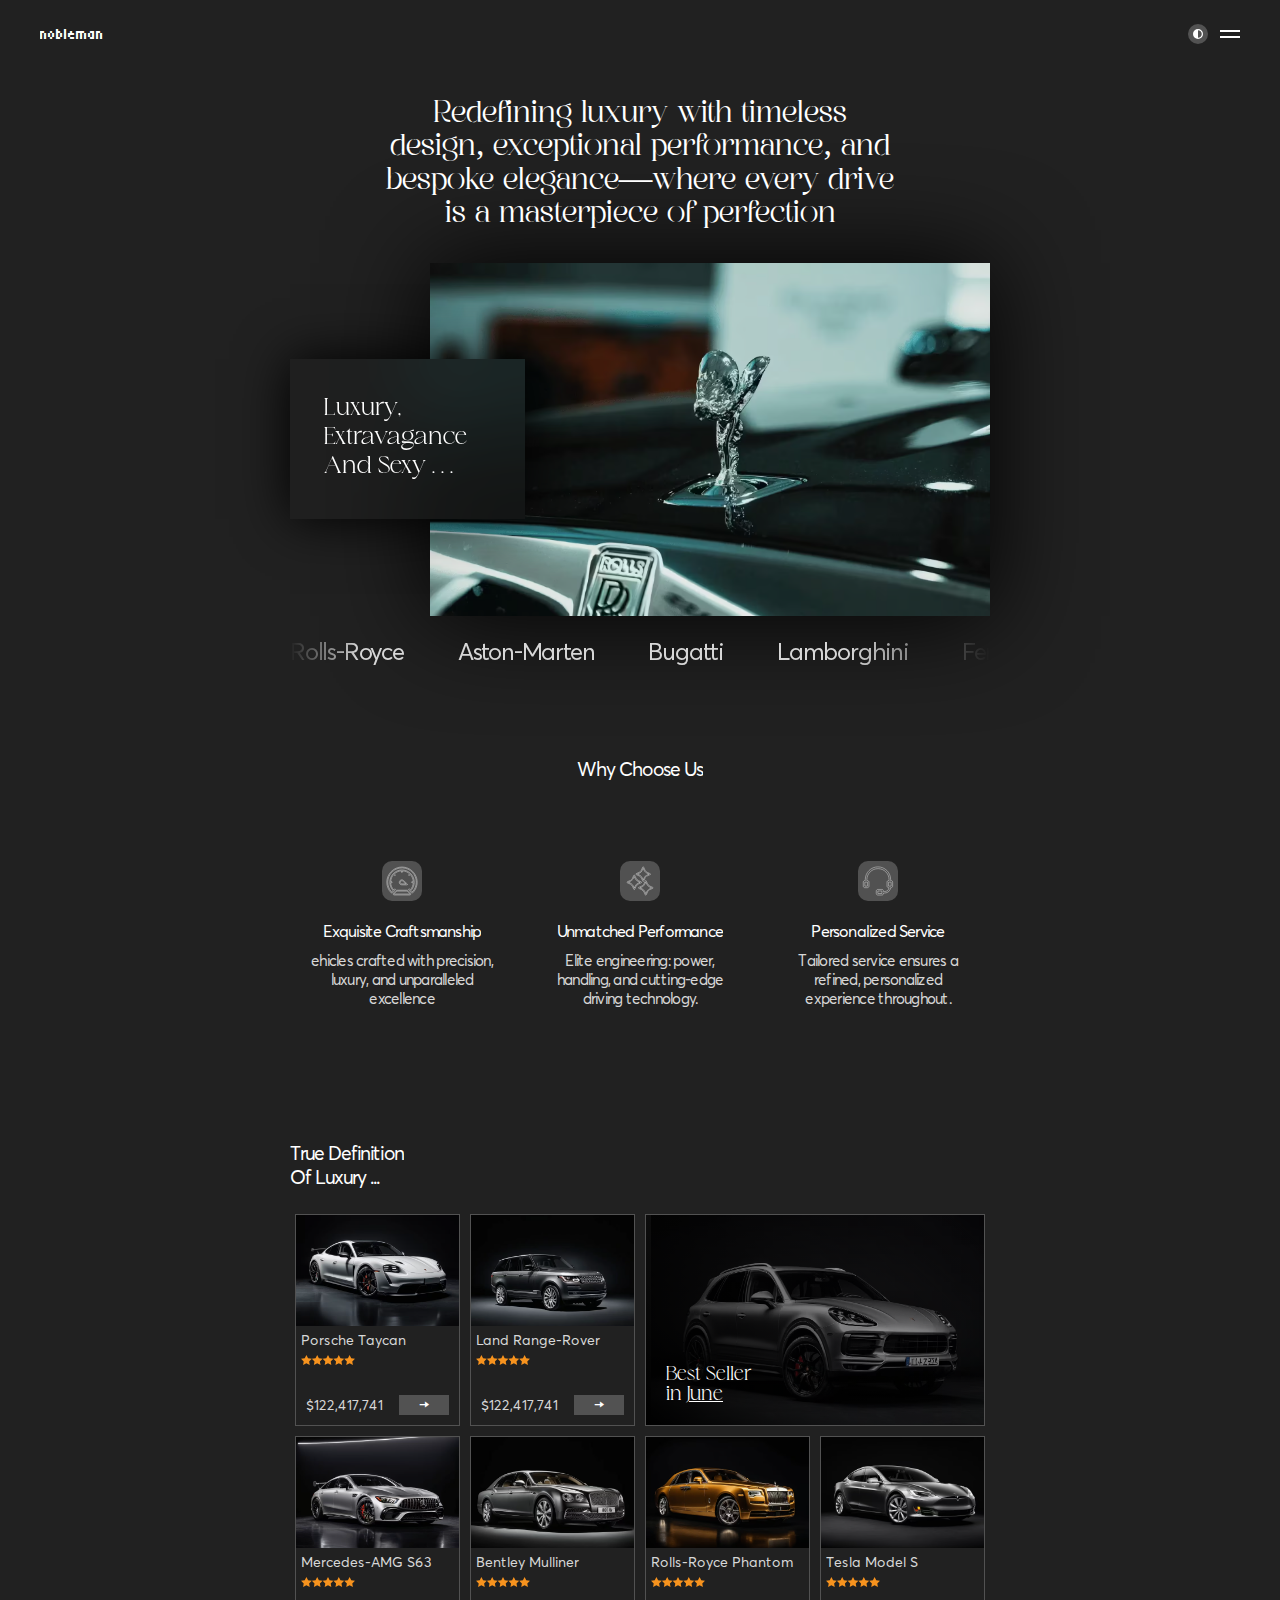
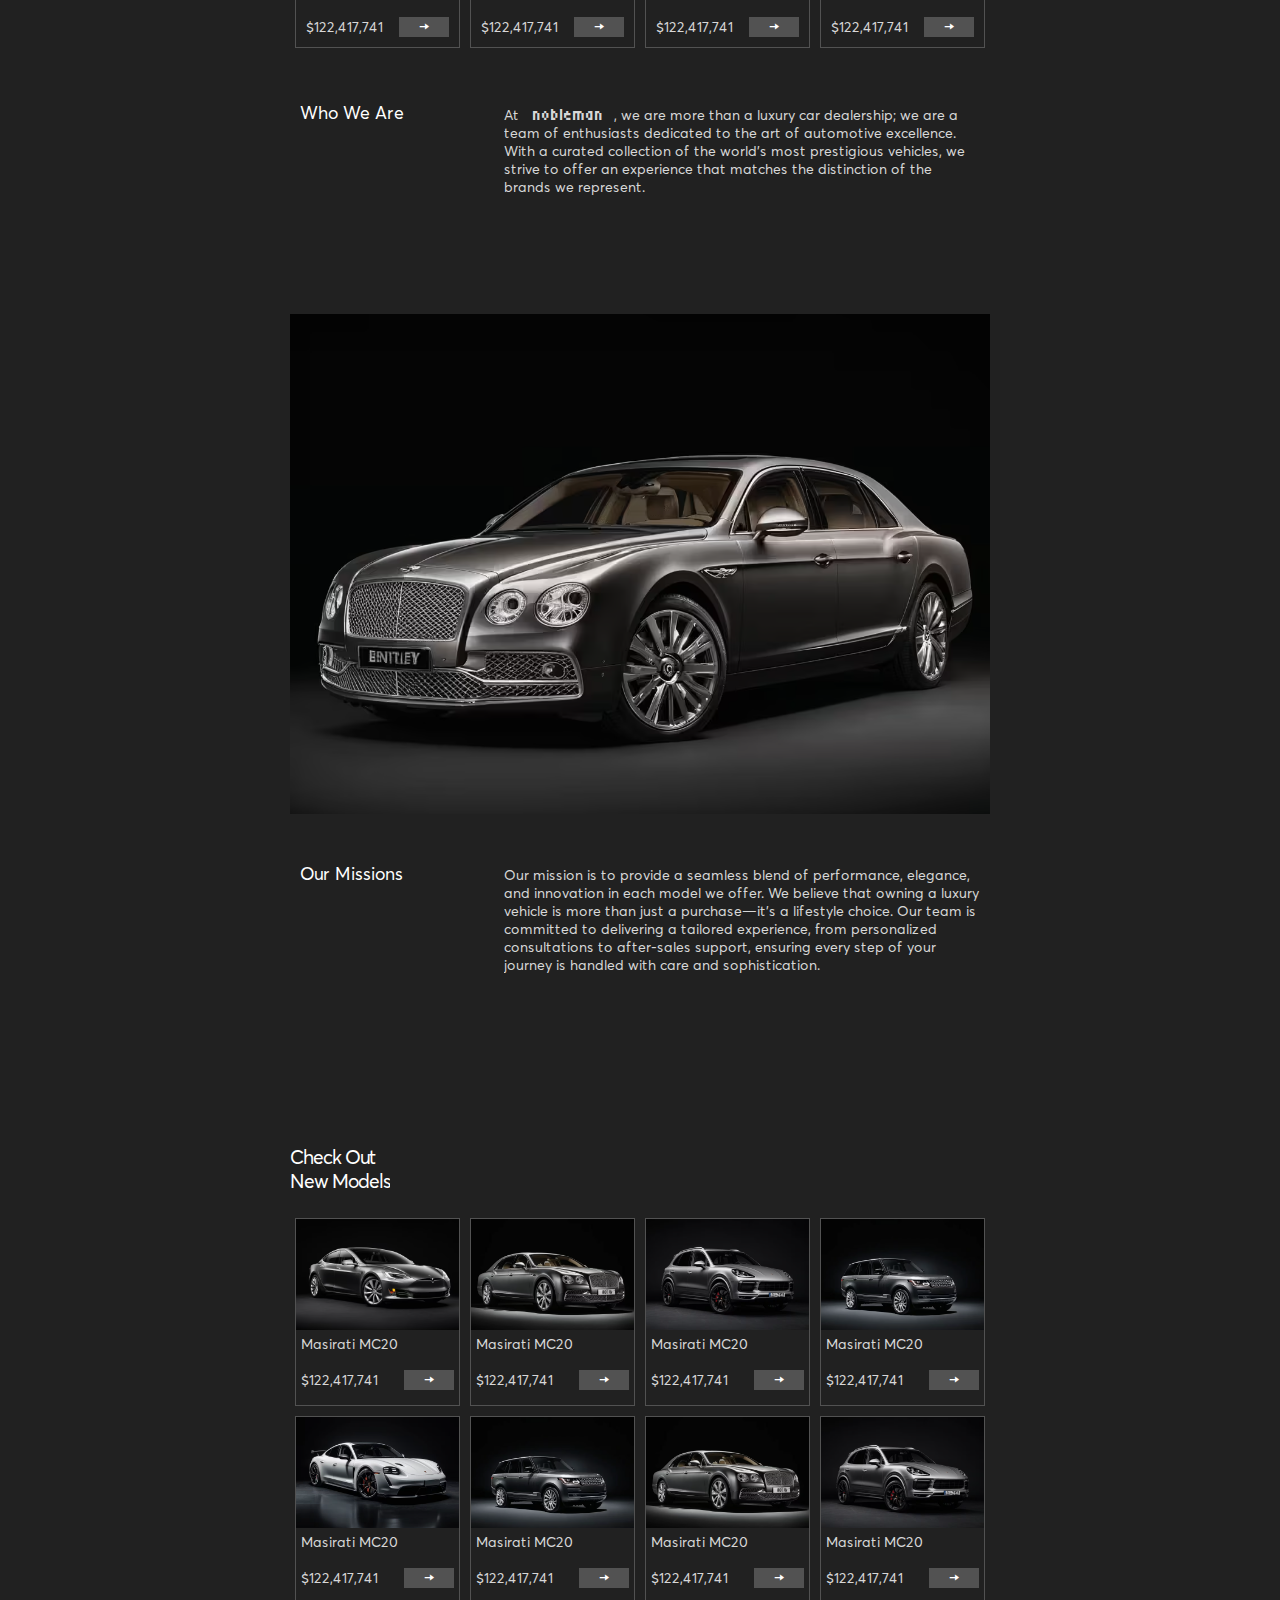
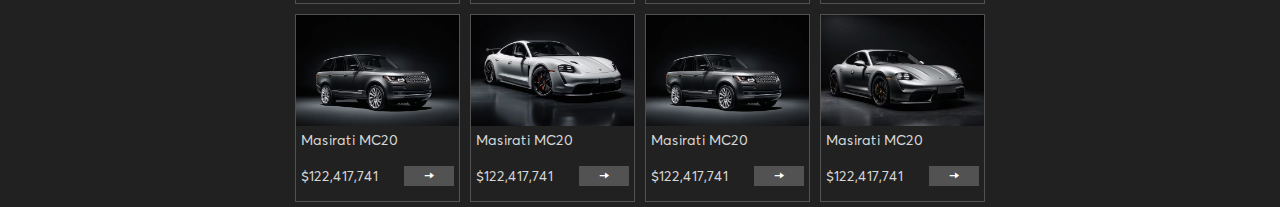
<file: pages/test.html>
<!DOCTYPE html><html lang="en"> <head> <meta charset="UTF-8" /> <meta name="viewport" content="width=device-width, initial-scale=1.0" /> <link rel="shortcut icon" href="../images/SVG/light&dark.svg" type="image/svg" /> <meta name="description" content="nobleman car store" /> <!-- styles --> <link rel="stylesheet" href="../style/base.css" /> <link rel="stylesheet" href="../style/style.css" /> <!-- styles --> <title>Nobleman | Luxury Life</title> </head> <body> <!-- navigation bar --> <nav> <div class="logo">nobleman</div> <div class="right"> <div class="light-dark"> <div id="switcher"> <img src="../images/SVG/light&dark.svg" alt="light and dark" /> </div> </div> <div class="humberger"></div> </div> <div class="bg-eff"></div> <div class="links"> <div class="social"> <ul class="social-content"> <li><p class="noble">Nobleman</p></li> <li><a href="./register/index.html">Register</a></li> <li> <a href="./register/tems.html">Terms</a> </li> <li> <a href="./register/tems.html">Policy</a> </li> <li><p>Social Links</p></li> <li><a href="#">Facebook</a></li> <li><a href="#">Instagram</a></li> <li><a href="#">x.com</a></li> </ul> </div> <div class="main"> <ul class="main-content"> <li><p>Main Links</p></li> <li><a href="index.html">Home</a></li> <li><a href="about.html">About</a></li> <li><a href="models.html">Models</a></li> <li><a href="services.html">Services</a></li> <li><a href="contact.html">Contacts</a></li> </ul> </div> <div class="touch"> <p>Get In Touch :</p> <a href="mailTo: sjsuper872@gmail.com">sjsuper872@gmail.com</a> </div> </div> </nav> <!-- navigation bar --> <!-- container --> <div class="container"> <!-- section one --> <div class="section1"> <div class="upper-text"> <h1> Redefining luxury with timeless <br /> design, exceptional performance, and <br /> bespoke elegance—where every drive <br /> is a masterpiece of perfection </h1> </div> <div class="content"> <div class="image"> <img src="../images/hero.avif" alt="image" /> </div> <div class="text"> <h1>Luxury,</h1> <h1>Extravagance</h1> <h1>And Sexy . . .</h1> </div> </div> <div class="slider"> <div class="one"> <p> <span>Rolls-Royce</span> <span>Aston-Marten</span> <span>Bugatti</span> <span>Lamborghini</span> <span>Ferrari</span> <span>Porsche</span> <span>Ford</span> <span>Range-Rover</span> <span>Mercedes</span> <span>BMW</span> <span>Tesla</span> <span>Audi</span> </p> <p> <span>Rolls-Royce</span> <span>Aston-Marten</span> <span>Bugatti</span> <span>Lamborghini</span> <span>Ferrari</span> <span>Porsche</span> <span>Ford</span> <span>Range-Rover</span> <span>Mercedes</span> <span>BMW</span> <span>Tesla</span> <span>Audi</span> </p> </div> </div> </div> <!-- section one --> <!-- section two --> <div class="section2"> <header> <h2>Why Choose Us</h2> </header> <div class="content"> <div class="feature"> <img src="../images/SVG/RPMAsset.svg" alt="image" /> <h3>Exquisite Craftsmanship</h3> <p> ehicles crafted with precision, luxury, and unparalleled excellence </p> </div> <div class="feature"> <img src="../images/SVG/performAsset.svg" alt="image" /> <h3>Unmatched Performance</h3> <p> Elite engineering: power, handling, and cutting-edge driving technology. </p> </div> <div class="feature"> <img src="../images/SVG/serviceAsset.svg" alt="image" /> <h3>Personalized Service</h3> <p> Tailored service ensures a refined, personalized experience throughout. </p> </div> </div> </div> <!-- section two --> <!-- section three --> <div class="section3"> <header> <h2> True Definition <br /> Of Luxury ... </h2> </header> <div class="content"> <div class="top"> <div class="card"> <div class="image"> <img src="../images/bestSellerPorscheTaycan.avif" alt="bestSellerImage" /> </div> <div class="text"> <p>Porsche Taycan</p> <img src="../images/SVG/rate.svg" alt="image" /> <ul class="price"> <li><p>$122,417,741</p></li> <li> <a href="#">→</a> </li> </ul> </div> </div> <div class="card"> <div class="image"> <img src="../images/bestSellerRangeRover.avif" alt="bestSellerImage" /> </div> <div class="text"> <p>Land Range-Rover</p> <img src="../images/SVG/rate.svg" alt="image" /> <ul class="price"> <li><p>$122,417,741</p></li> <li> <a href="#">→</a> </li> </ul> </div> </div> <div class="poster"> <div class="image"> <img src="../images/best-seller.avif" alt="bestSellerImage" /> </div> <div class="text"> <h1 id="bestSeller">Best Seller in october</h1> </div> </div> </div> <div class="bottom"> <div class="card"> <div class="image"> <img src="../images/bestSellerMercedesAMG.avif" alt="bestSellerImage" /> </div> <div class="text"> <p>Mercedes-AMG S63</p> <img src="../images/SVG/rate.svg" alt="image" /> <ul class="price"> <li><p>$122,417,741</p></li> <li> <a href="#">→</a> </li> </ul> </div> </div> <div class="card"> <div class="image"> <img src="../images/BentleyFlyingSpurMulliner.avif" alt="bestSellerImage" /> </div> <div class="text"> <p>Bentley Mulliner</p> <img src="../images/SVG/rate.svg" alt="image" /> <ul class="price"> <li><p>$122,417,741</p></li> <li> <a href="#">→</a> </li> </ul> </div> </div> <div class="card"> <div class="image"> <img src="../images/bestSellerRollsRoyce.avif" alt="bestSellerImage" /> </div> <div class="text"> <p>Rolls-Royce Phantom</p> <img src="../images/SVG/rate.svg" alt="image" /> <ul class="price"> <li><p>$122,417,741</p></li> <li> <a href="#">→</a> </li> </ul> </div> </div> <div class="card"> <div class="image"> <img src="../images/BestSellerTesla.avif" alt="bestSellerImage" /> </div> <div class="text"> <p>Tesla Model S</p> <img src="../images/SVG/rate.svg" alt="image" /> <ul class="price"> <li><p>$122,417,741</p></li> <li> <a href="#">→</a> </li> </ul> </div> </div> </div> </div> </div> <!-- section three --> <!-- section4 --> <div class="section4"> <h2>Who We Are</h2> <p> At <span>nobleman</span>, we are more than a luxury car dealership; we are a team of enthusiasts dedicated to the art of automotive excellence. With a curated collection of the world’s most prestigious vehicles, we strive to offer an experience that matches the distinction of the brands we represent. </p> </div> <div class="parallaxedImage"> <img src="../images/parallaxed.avif" alt="image" /> </div> <div class="section4"> <h2>Our Missions</h2> <p> Our mission is to provide a seamless blend of performance, elegance, and innovation in each model we offer. We believe that owning a luxury vehicle is more than just a purchase—it’s a lifestyle choice. Our team is committed to delivering a tailored experience, from personalized consultations to after-sales support, ensuring every step of your journey is handled with care and sophistication. </p> </div> <!-- section4 --> <!-- section5 --> <div class="section5"> <header> <h2> Check Out <br /> New Models </h2> </header> <div class="content"> <div class="card"> <div class="image"> <img src="../images/BestSellerTesla.avif" alt="image" /> </div> <div class="text"> <p>Masirati MC20</p> <ul class="price"> <li><p>$122,417,741</p></li> <li> <a href="#">→</a> </li> </ul> </div> </div> <div class="card"> <div class="image"> <img src="../images/BentleyFlyingSpurMulliner.avif" alt="image" /> </div> <div class="text"> <p>Masirati MC20</p> <ul class="price"> <li><p>$122,417,741</p></li> <li> <a href="#">→</a> </li> </ul> </div> </div> <div class="card"> <div class="image"> <img src="../images/best-seller.avif" alt="image" /> </div> <div class="text"> <p>Masirati MC20</p> <ul class="price"> <li><p>$122,417,741</p></li> <li> <a href="#">→</a> </li> </ul> </div> </div> <div class="card"> <div class="image"> <img src="../images/bestSellerRangeRover.avif" alt="image" /> </div> <div class="text"> <p>Masirati MC20</p> <ul class="price"> <li><p>$122,417,741</p></li> <li> <a href="#">→</a> </li> </ul> </div> </div> <div class="card"> <div class="image"> <img src="../images/bestSellerPorscheTaycan.avif" alt="image" /> </div> <div class="text"> <p>Masirati MC20</p> <ul class="price"> <li><p>$122,417,741</p></li> <li> <a href="#">→</a> </li> </ul> </div> </div> <div class="card"> <div class="image"> <img src="../images/bestSellerRangeRover.avif" alt="image" /> </div> <div class="text"> <p>Masirati MC20</p> <ul class="price"> <li><p>$122,417,741</p></li> <li> <a href="#">→</a> </li> </ul> </div> </div> <div class="card"> <div class="image"> <img src="../images/BentleyFlyingSpurMulliner.avif" alt="image" /> </div> <div class="text"> <p>Masirati MC20</p> <ul class="price"> <li><p>$122,417,741</p></li> <li> <a href="#">→</a> </li> </ul> </div> </div> <div class="card"> <div class="image"> <img src="../images/best-seller.avif" alt="image" /> </div> <div class="text"> <p>Masirati MC20</p> <ul class="price"> <li><p>$122,417,741</p></li> <li> <a href="#">→</a> </li> </ul> </div> </div> <div class="card"> <div class="image"> <img src="../images/bestSellerRangeRover.avif" alt="image" /> </div> <div class="text"> <p>Masirati MC20</p> <ul class="price"> <li><p>$122,417,741</p></li> <li> <a href="#">→</a> </li> </ul> </div> </div> <div class="card"> <div class="image"> <img src="../images/bestSellerPorscheTaycan.avif" alt="image" /> </div> <div class="text"> <p>Masirati MC20</p> <ul class="price"> <li><p>$122,417,741</p></li> <li> <a href="#">→</a> </li> </ul> </div> </div> <div class="card"> <div class="image"> <img src="../images/bestSellerRangeRover.avif" alt="image" /> </div> <div class="text"> <p>Masirati MC20</p> <ul class="price"> <li><p>$122,417,741</p></li> <li> <a href="#">→</a> </li> </ul> </div> </div> <div class="card"> <div class="image"> <img src="../images/image (8).avif" alt="image" /> </div> <div class="text"> <p>Masirati MC20</p> <ul class="price"> <li><p>$122,417,741</p></li> <li> <a href="#">→</a> </li> </ul> </div> </div> </div> </div> <!-- section5 --> </div> <!-- container --> <!-- scripts --> <script src="../javascript/main.js"></script> <!-- scripts --> </body></html>
</file>
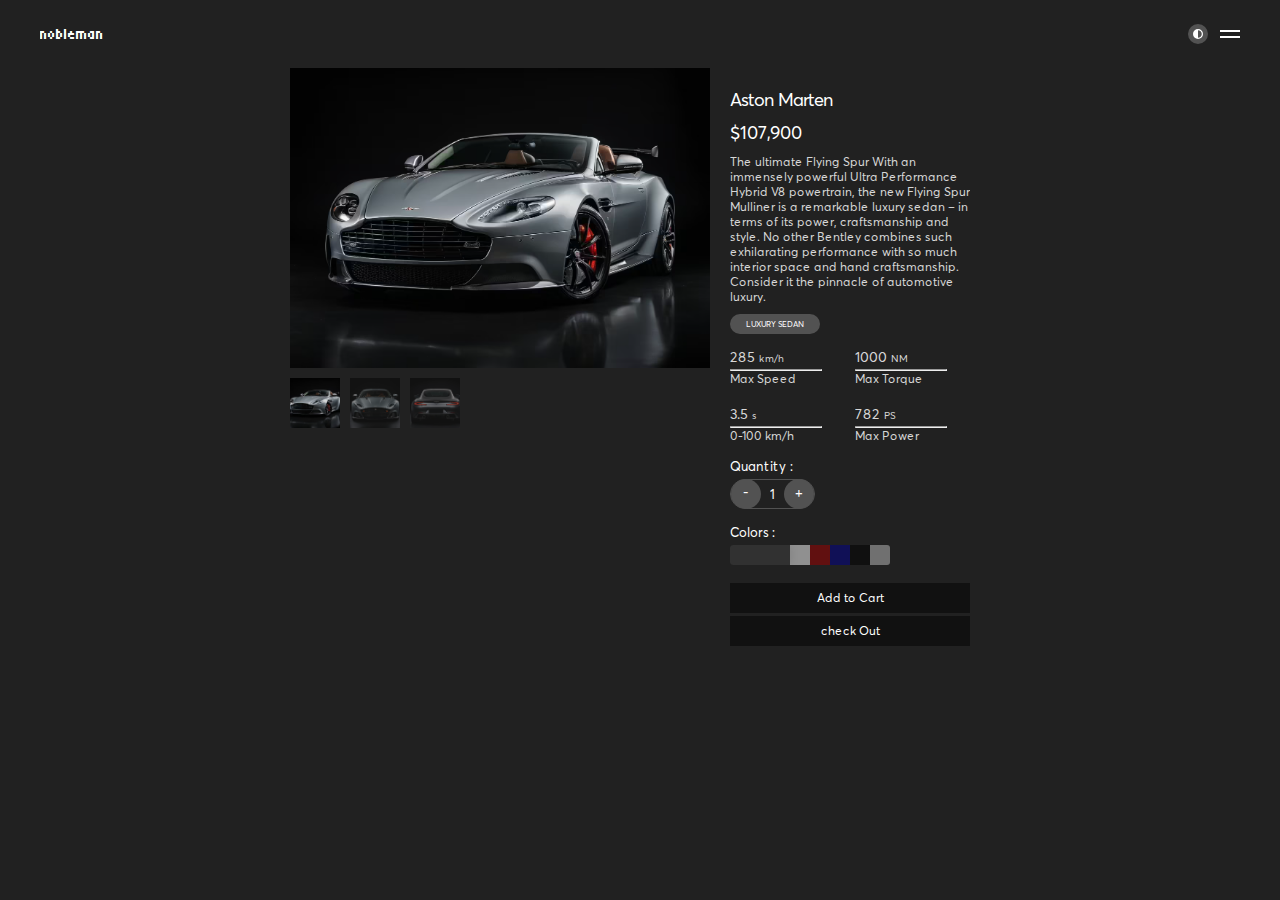
<file: pages/products/AstonMarten.html>
<!DOCTYPE html>
<html lang="en">
  <head>
    <meta charset="UTF-8" />
    <meta name="viewport" content="width=device-width, initial-scale=1.0" />
    <meta name="description" content="Nobleman | Product Name" />
    <!-- styles -->
    <link rel="stylesheet" href="../../style/base.css" />
    <link rel="stylesheet" href="../../style/products/style.css" />
    <!-- styles -->
    <title>Nobleman | Aston Marten</title>
  </head>
  <body>
    <!-- navigation bar -->
    <nav>
      <a href="../index.html" class="logo">nobleman</a>
      <div class="right">
        <div class="light-dark">
          <div id="switcher">
            <img src="../../images/SVG/light&dark.svg" alt="light and dark" />
          </div>
        </div>
        <div class="humberger"></div>
      </div>
      <div class="bg-eff"></div>
      <div class="links">
        <div class="social">
          <ul class="social-content">
            <li><p class="noble">Nobleman</p></li>
            <li><a href="../register/index.html">Register</a></li>
            <li>
              <a href="./register/tems.html">Terms</a>
            </li>
            <li>
              <a href="./register/tems.html">Policy</a>
            </li>
            <li><p>Social Links</p></li>
            <li><a href="#">Facebook</a></li>
            <li><a href="#">Instagram</a></li>
            <li><a href="#">x.com</a></li>
          </ul>
        </div>
        <div class="main">
          <ul class="main-content">
            <li><p>Main Links</p></li>
            <li><a href="../index.html">Home</a></li>
            <li><a href="../about.html">About</a></li>
            <li><a href="../models.html">Models</a></li>
            <li><a href="../services.html">Services</a></li>
            <li><a href="../contact.html">Contacts</a></li>
          </ul>
        </div>
        <div class="touch">
          <p>Get In Touch :</p>
          <a href="mailTo: sjsuper872@gmail.com">sjsuper872@gmail.com</a>
        </div>
      </div>
    </nav>
    <!-- navigation bar -->

    <div class="container">
      <div class="content">
        <div class="images">
          <div class="image">
            <img
              id="mainImage"
              src="../../images/Aston Marten/main.avif"
              alt="RangeRover"
            />
          </div>
          <ul class="smallImages">
            <li class="active">
              <img src="../../images/Aston Marten/main.avif" />
            </li>
            <li>
              <img src="../../images/Aston Marten/front.avif" />
            </li>
            <li>
              <img src="../../images/Aston Marten/back.avif" />
            </li>
          </ul>
        </div>
        <div class="text">
          <h1 id="carName">Aston Marten</h1>
          <h2>$107,900</h2>
          <p>
            The ultimate Flying Spur With an immensely powerful Ultra
            Performance Hybrid V8 powertrain, the new Flying Spur Mulliner is a
            remarkable luxury sedan – in terms of its power, craftsmanship and
            style. No other Bentley combines such exhilarating performance with
            so much interior space and hand craftsmanship. Consider it the
            pinnacle of automotive luxury.
          </p>
          <span class="type">LUXURY SEDAN</span>
          <div class="features">
            <div class="feature">
              <p class="featurep">285 <span>km/h</span></p>
              <hr />
              <p>Max Speed</p>
            </div>
            <div class="feature">
              <p class="featurep">1000 <span>NM</span></p>
              <hr />
              <p>Max Torque</p>
            </div>
            <div class="feature">
              <p class="featurep">3.5 <span>s</span></p>
              <hr />
              <p>0-100 km/h</p>
            </div>
            <div class="feature">
              <p class="featurep">782 <span>PS</span></p>
              <hr />
              <p>Max Power</p>
            </div>
          </div>
          <div class="amount">
            Quantity :
            <div class="content">
              <button id="decrease">-</button>
              <span id="quantity">1</span>
              <button id="increase">+</button>
            </div>
          </div>
          <div class="colors">
            Colors :
            <div class="content">
              <ul class="palet">
                <li class="active"></li>
                <li></li>
                <li></li>
                <li></li>
                <li></li>
                <li></li>
              </ul>
            </div>
          </div>
          <div class="checkout">
            <button class="add">Add to Cart</button>
            <button class="buy">check Out</button>
          </div>
        </div>
      </div>
    </div>

    <!-- scripts -->
    <script src="../../javascript/products/main.js"></script>
    <!-- scripts -->
  </body>
</html>
</file>
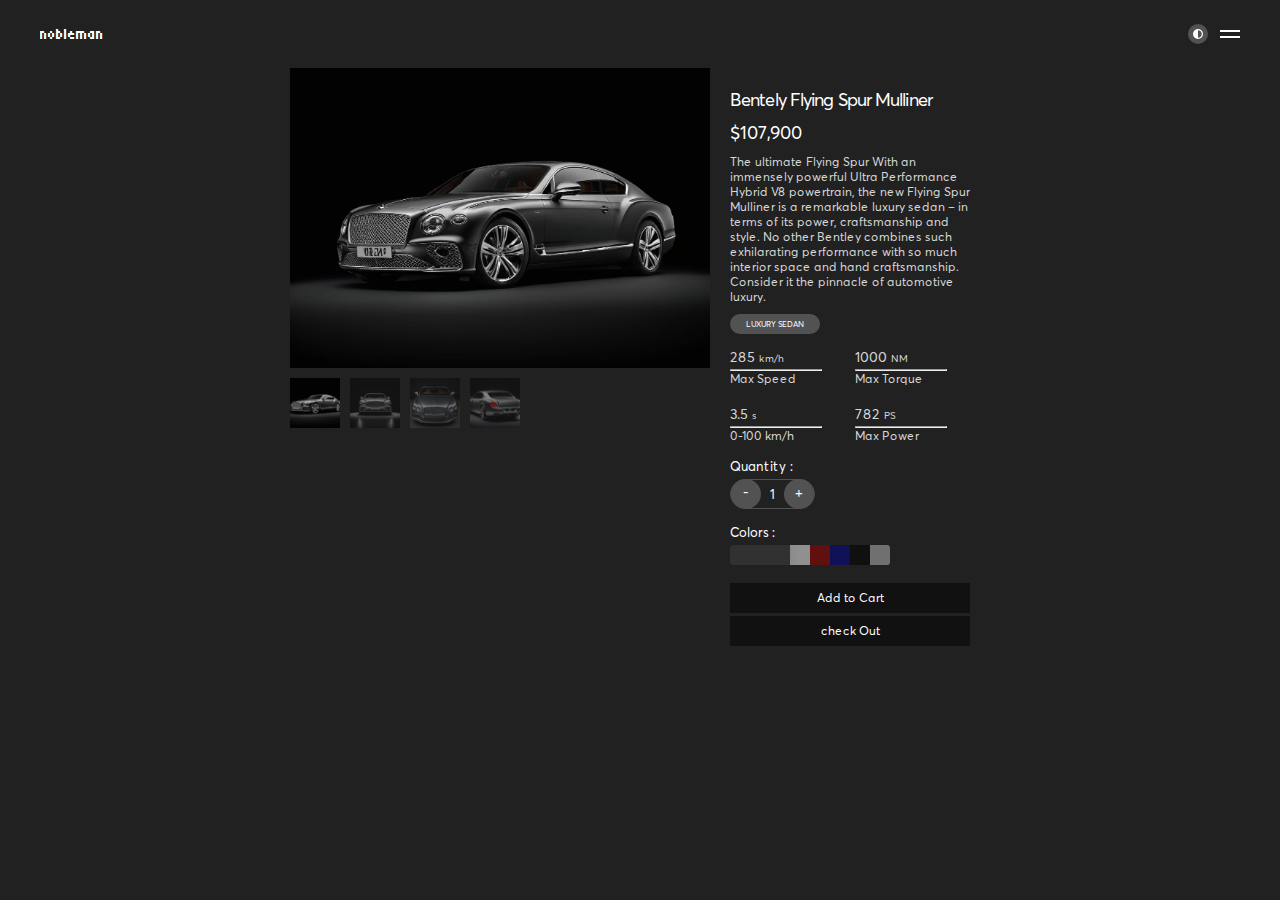
<file: pages/products/bentely.html>
<!DOCTYPE html>
<html lang="en">
  <head>
    <meta charset="UTF-8" />
    <meta name="viewport" content="width=device-width, initial-scale=1.0" />
    <meta name="description" content="Nobleman | Product Name" />
    <!-- styles -->
    <link rel="stylesheet" href="../../style/base.css" />
    <link rel="stylesheet" href="../../style/products/style.css" />
    <!-- styles -->
    <title>Nobleman | Bentely</title>
  </head>
  <body>
    <!-- navigation bar -->
    <nav>
      <a href="../index.html" class="logo">nobleman</a>
      <div class="right">
        <div class="light-dark">
          <div id="switcher">
            <img src="../../images/SVG/light&dark.svg" alt="light and dark" />
          </div>
        </div>
        <div class="humberger"></div>
      </div>
      <div class="bg-eff"></div>
      <div class="links">
        <div class="social">
          <ul class="social-content">
            <li><p class="noble">Nobleman</p></li>
            <li><a href="../register/index.html">Register</a></li>
            <li>
              <a href="./register/tems.html">Terms</a>
            </li>
            <li>
              <a href="./register/tems.html">Policy</a>
            </li>
            <li><p>Social Links</p></li>
            <li><a href="#">Facebook</a></li>
            <li><a href="#">Instagram</a></li>
            <li><a href="#">x.com</a></li>
          </ul>
        </div>
        <div class="main">
          <ul class="main-content">
            <li><p>Main Links</p></li>
            <li><a href="../index.html">Home</a></li>
            <li><a href="../about.html">About</a></li>
            <li><a href="../models.html">Models</a></li>
            <li><a href="../services.html">Services</a></li>
            <li><a href="../contact.html">Contacts</a></li>
          </ul>
        </div>
        <div class="touch">
          <p>Get In Touch :</p>
          <a href="mailTo: sjsuper872@gmail.com">sjsuper872@gmail.com</a>
        </div>
      </div>
    </nav>
    <!-- navigation bar -->

    <div class="container">
      <div class="content">
        <div class="images">
          <div class="image">
            <img
              id="mainImage"
              src="../../images/Bentely/main.avif"
              alt="RangeRover"
            />
          </div>
          <ul class="smallImages">
            <li class="active">
              <img src="../../images/Bentely/main.avif" />
            </li>
            <li>
              <img src="../../images//Bentely/Front.avif" />
            </li>
            <li>
              <img src="../../images/Bentely/FrontUp.avif" />
            </li>
            <li>
              <img src="../../images/Bentely/back.avif" />
            </li>
          </ul>
        </div>
        <div class="text">
          <h1 id="carName">Bentely Flying Spur Mulliner</h1>
          <h2>$107,900</h2>
          <p>
            The ultimate Flying Spur With an immensely powerful Ultra
            Performance Hybrid V8 powertrain, the new Flying Spur Mulliner is a
            remarkable luxury sedan – in terms of its power, craftsmanship and
            style. No other Bentley combines such exhilarating performance with
            so much interior space and hand craftsmanship. Consider it the
            pinnacle of automotive luxury.
          </p>
          <span class="type">LUXURY SEDAN</span>
          <div class="features">
            <div class="feature">
              <p class="featurep">285 <span>km/h</span></p>
              <hr />
              <p>Max Speed</p>
            </div>
            <div class="feature">
              <p class="featurep">1000 <span>NM</span></p>
              <hr />
              <p>Max Torque</p>
            </div>
            <div class="feature">
              <p class="featurep">3.5 <span>s</span></p>
              <hr />
              <p>0-100 km/h</p>
            </div>
            <div class="feature">
              <p class="featurep">782 <span>PS</span></p>
              <hr />
              <p>Max Power</p>
            </div>
          </div>
          <div class="amount">
            Quantity :
            <div class="content">
              <button id="decrease">-</button>
              <span id="quantity">1</span>
              <button id="increase">+</button>
            </div>
          </div>
          <div class="colors">
            Colors :
            <div class="content">
              <ul class="palet">
                <li class="active"></li>
                <li></li>
                <li></li>
                <li></li>
                <li></li>
                <li></li>
              </ul>
            </div>
          </div>
          <div class="checkout">
            <button class="add">Add to Cart</button>
            <button class="buy">check Out</button>
          </div>
        </div>
      </div>
    </div>

    <!-- scripts -->
    <script src="../../javascript/products/main.js"></script>
    <!-- scripts -->
  </body>
</html>
</file>
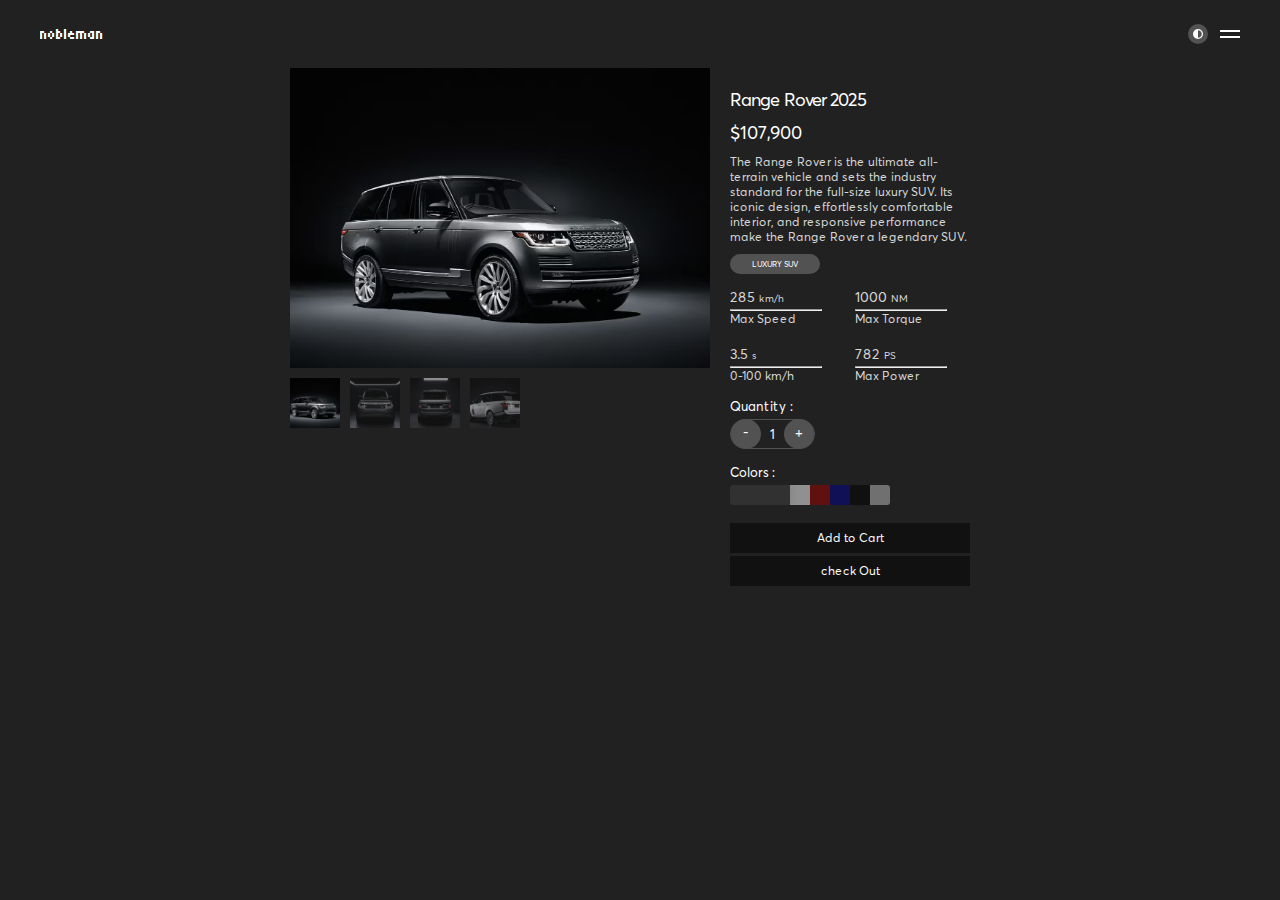
<file: pages/products/rangerover.html>
<!DOCTYPE html>
<html lang="en">
  <head>
    <meta charset="UTF-8" />
    <meta name="viewport" content="width=device-width, initial-scale=1.0" />
    <meta name="description" content="Nobleman | Product Name" />
    <!-- styles -->
    <link rel="stylesheet" href="../../style/base.css" />
    <link rel="stylesheet" href="../../style/products/style.css" />
    <!-- styles -->
    <title>Nobleman | Range Rover</title>
  </head>
  <body>
    <!-- navigation bar -->
    <nav>
      <a href="../index.html" class="logo">nobleman</a>
      <div class="right">
        <div class="light-dark">
          <div id="switcher">
            <img src="../../images/SVG/light&dark.svg" alt="light and dark" />
          </div>
        </div>
        <div class="humberger"></div>
      </div>
      <div class="bg-eff"></div>
      <div class="links">
        <div class="social">
          <ul class="social-content">
            <li><p class="noble">Nobleman</p></li>
            <li><a href="../register/index.html">Register</a></li>
            <li>
              <a href="./register/tems.html">Terms</a>
            </li>
            <li>
              <a href="./register/tems.html">Policy</a>
            </li>
            <li><p>Social Links</p></li>
            <li><a href="#">Facebook</a></li>
            <li><a href="#">Instagram</a></li>
            <li><a href="#">x.com</a></li>
          </ul>
        </div>
        <div class="main">
          <ul class="main-content">
            <li><p>Main Links</p></li>
            <li><a href="../index.html">Home</a></li>
            <li><a href="../about.html">About</a></li>
            <li><a href="../models.html">Models</a></li>
            <li><a href="../services.html">Services</a></li>
            <li><a href="../contact.html">Contacts</a></li>
          </ul>
        </div>
        <div class="touch">
          <p>Get In Touch :</p>
          <a href="mailTo: sjsuper872@gmail.com">sjsuper872@gmail.com</a>
        </div>
      </div>
    </nav>
    <!-- navigation bar -->

    <div class="container">
      <div class="content">
        <div class="images">
          <div class="image">
            <img id="mainImage" src="../../images/Range Rover/main.avif" />
          </div>
          <ul class="smallImages">
            <li class="active">
              <img src="../../images/Range Rover/main.avif" />
            </li>
            <li>
              <img src="../../images/Range Rover/front.avif" />
            </li>
            <li>
              <img src="../../images/Range Rover/back.avif" />
            </li>
            <li>
              <img src="../../images/Range Rover/leftside.avif" />
            </li>
          </ul>
        </div>
        <div class="text">
          <h1 id="carName">Range Rover 2025</h1>
          <h2>$107,900</h2>
          <p>
            The Range Rover is the ultimate all-terrain vehicle and sets the
            industry standard for the full-size luxury SUV. Its iconic design,
            effortlessly comfortable interior, and responsive performance make
            the Range Rover a legendary SUV.
          </p>
          <span class="type">LUXURY SUV</span>
          <div class="features">
            <div class="feature">
              <p class="featurep">285 <span>km/h</span></p>
              <hr />
              <p>Max Speed</p>
            </div>
            <div class="feature">
              <p class="featurep">1000 <span>NM</span></p>
              <hr />
              <p>Max Torque</p>
            </div>
            <div class="feature">
              <p class="featurep">3.5 <span>s</span></p>
              <hr />
              <p>0-100 km/h</p>
            </div>
            <div class="feature">
              <p class="featurep">782 <span>PS</span></p>
              <hr />
              <p>Max Power</p>
            </div>
          </div>
          <div class="amount">
            Quantity :
            <div class="content">
              <button id="decrease">-</button>
              <span id="quantity">1</span>
              <button id="increase">+</button>
            </div>
          </div>
          <div class="colors">
            Colors :
            <div class="content">
              <ul class="palet">
                <li class="active"></li>
                <li></li>
                <li></li>
                <li></li>
                <li></li>
                <li></li>
              </ul>
            </div>
          </div>
          <div class="checkout">
            <button class="add">Add to Cart</button>
            <button class="buy">check Out</button>
          </div>
        </div>
      </div>
    </div>

    <!-- scripts -->
    <script src="../../javascript/products/main.js"></script>
    <!-- scripts -->
  </body>
</html>
</file>
<file: style/base.css>
* {
  padding: 0;
  margin: 0;
  box-sizing: border-box;
  list-style: none;
  font-family: Averta;
  text-decoration: none;
  font-weight: 100;
  overflow-x: hidden;
}

/* Font Faces  */

@font-face {
  font-family: Averta;
  src: url("../fonts/AvertaRegular.ttf");
}

@font-face {
  font-family: AvertaSemi;
  src: url("../fonts/AvertaSemibold.ttf");
}

@font-face {
  font-family: AvertaBold;
  src: url("../fonts/AvertaBolder.otf");
}

@font-face {
  font-family: Tiny;
  src: url("../fonts/Tiny.ttf");
}

@font-face {
  font-family: Graphire;
  src: url("../fonts/Graphire.ttf");
}

@font-face {
  font-family: Legquinne;
  src: url("../fonts/Legquinne.otf");
}

/* Font Faces  */

/* Colors & Sizes */

body {
  --width--: 1280px;
  --background--: #212121;
  --color--: #fff;
  --pColor--: #d7d7d7;
  --black--: #000;
  --links-layer--: #111;
  --switcher--: #525252;

  /* Body Background */
  background: var(--background--);
  color: var(--color--);
  /* Body Background */

  transition: 0.5s all;
}
body.active {
  --background--: #fefefe;
  --color--: #000;
  --pColor--: #383838;
  --black--: #fff;
  --links-layer--: #ddd;
  --switcher--: #c0c0c0;
}
p {
  font-size: 16px;
  color: var(--pColor--);
}
a {
  font-size: 16px;
  color: var(--color--);
}

h1,
h2,
h3,
h4,
h5,
h6,
p,
b,
a,
span {
  transition: 0.5s color;
}

input:-webkit-autofill,
input:-webkit-autofill:hover,
input:-webkit-autofill:focus,
input:-webkit-autofill:active {
  -webkit-box-shadow: 0 0 0 30px var(--background--) inset !important;
  -webkit-text-fill-color: var(--color--) !important;
}
input:-moz-autofill {
  box-shadow: 0 0 0 30px var(--background--) inset !important;
  -moz-text-fill-color: var(--color--) !important;
}

/* Colors & Sizes */

/* navigation bar  */
nav {
  position: relative;
  height: 7.5vh;
  width: 100%;
  display: flex;
  align-items: center;
  justify-content: space-between;
  padding: 0 100px;
  z-index: 1;
  overflow: visible;
}
nav .logo {
  font-family: tiny;
  font-size: 20px;
  user-select: none;
  cursor: pointer;
}
nav .right {
  height: 50px;
  width: 65px;
  display: flex;
  align-items: center;
  justify-content: center;
  overflow: visible;
  user-select: none;
}
nav .right .light-dark {
  height: 25px;
  width: 25px;
  display: flex;
  align-items: center;
  justify-content: center;
  overflow: visible;
  transform: translateX(-20px);
}
nav .right .light-dark #switcher {
  height: 22.5px;
  width: 22.5px;
  background: var(--switcher--);
  display: flex;
  align-items: center;
  justify-content: center;
  border-radius: 1000px;
  cursor: pointer;
}
nav .right .light-dark #switcher img {
  height: 12.5px;
  width: 12.5px;
  transition: 0.5s rotate, 0.5s background;
}
nav .right .light-dark #switcher svg {
  height: 15px;
  width: 15px;
  transition: 0.5s rotate, 0.5s background;
}
nav .right .light-dark #switcher.active img {
  rotate: 180deg;
}
nav .right .humberger {
  position: fixed;
  right: 100px;
  height: 25px;
  width: 25px;
  display: flex;
  align-items: center;
  justify-content: center;
  flex-direction: column;
  cursor: pointer;
  z-index: 1;
}
nav .right .humberger::before,
nav .right .humberger::after {
  content: "";
  height: 2px;
  width: 100%;
  margin: 2px;
  background: var(--color--);
  transition: 0.5s background, 0.5s transform, 0.5s margin, 0.5s position;
}
nav .right .humberger.active::before {
  position: absolute;
  margin: 0px;
  transform: rotate(45deg);
  transition: 0.5s background, 0.5s transform, 0.5s margin, 0.5s position;
}
nav .right .humberger.active::after {
  position: absolute;
  margin: 0px;
  transform: rotate(-45deg);
  transition: 0.5s background, 0.5s transform, 0.5s margin, 0.5s position;
}
nav .bg-eff {
  position: fixed;
  top: 0;
  left: 0;
  height: 100vh;
  width: 100%;
  background: #0000;
  pointer-events: none;
  transition: 0.5s background;
}
nav .bg-eff.active {
  background: #46464679;
  pointer-events: unset;
}
nav .links {
  position: fixed;
  top: 0;
  height: 100vh;
  right: -950px;
  width: 950px;
  padding: 50px 0 100px 190px;
  background: var(--background--);
  display: flex;
  transition: 0.5s background, 1s right cubic-bezier(0.075, 0.82, 0.165, 1);
  overflow: hidden;
}
nav .links.active {
  right: 0;
  transition: 0.5s background, 1s right cubic-bezier(0.075, 0.82, 0.165, 1);
}
nav .links::before {
  content: "";
  position: absolute;
  top: 0;
  left: 0;
  height: 100vh;
  width: 100%;
  background: var(--links-layer--);
  z-index: 1;
  transition: 1s background cubic-bezier(0.075, 0.82, 0.165, 1);
}
nav .links.active::before {
  pointer-events: none;
  background: #0000;
  transition: 1s background cubic-bezier(0.075, 0.82, 0.165, 1);
  transition-delay: 0.2s;
}
nav .links .social {
  height: 100%;
  width: 100px;
  display: flex;
  justify-content: center;
  flex-direction: column;
  overflow: visible;
}
nav .links .social .social-content {
  transform: translateY(-10%);
  height: 440px;
}
nav .links .social .social-content li p {
  padding: 30px 0;
  letter-spacing: -0.05em;
  color: gray;
  font-size: 15px;
}
nav .links .social .social-content li a {
  position: relative;
  letter-spacing: -0.05em;
  font-size: 20px;
  display: inline-flex;
  padding: 2.5px 0;
}
nav .links .social .social-content li a::before {
  content: "";
  position: absolute;
  bottom: 0;
  left: 0;
  height: 2px;
  width: 0px;
  background: var(--color--);
  transition: 1s width cubic-bezier(0.075, 0.82, 0.165, 1);
}
nav .links .social .social-content li a:hover:before {
  width: 100%;
}
nav .links .main {
  height: 100%;
  display: flex;
  justify-content: center;
  flex-direction: column;
  margin-left: 150px;
  overflow: visible;
}
nav .links .main .main-content {
  transform: translateY(-10%);
  height: 440px;
}
nav .links .main .main-content li p {
  padding: 30px 0;
  letter-spacing: -0.05em;
  color: gray;
  font-size: 15px;
}
nav .links .main .main-content li {
  overflow: visible;
}
nav .links .main .main-content li a {
  position: relative;
  letter-spacing: -0.05em;
  font-size: 55px;
  width: auto;
  padding: 0 3px 0 0;
  overflow: visible;
}
nav .links .main .main-content li a::before {
  content: "";
  position: absolute;
  bottom: 0;
  left: 0;
  height: 2px;
  width: 0px;
  background: var(--color--);
  transition: 1s width cubic-bezier(0.075, 0.82, 0.165, 1);
}
nav .links .main .main-content li a:hover:before {
  width: 100%;
}
nav .links .touch {
  position: absolute;
  bottom: 100px;
  overflow: visible;
}
nav .links .touch a {
  position: relative;
}
nav .links .touch a::before {
  content: "";
  position: absolute;
  bottom: 0;
  left: 0;
  font-size: 16px;
  height: 2px;
  width: 0px;
  background: var(--color--);
  transition: 1s width cubic-bezier(0.075, 0.82, 0.165, 1);
}
nav .links .touch a:hover:before {
  width: 100%;
}
@media screen and (max-width: 2230px) and (max-height: 1080px) {
  nav .links {
    right: -755px;
    width: 755px;
    padding: 50px 0 100px 151px;
  }
  nav .links .social .social-content {
    transform: translateY(-10%);
    height: 340px;
    overflow: visible;
  }
  nav .links .social .social-content li a {
    font-size: 16px;
  }
  nav .links .main {
    margin-left: 108px;
  }
  nav .links .main .main-content {
    height: 340px;
  }
  nav .links .main .main-content li a {
    font-size: 40px;
  }
}
@media screen and (max-width: 1920px) {
  nav .links {
    right: -855px;
    width: 855px;
    padding: 50px 0 100px 171px;
  }
  nav .links .social .social-content {
    height: 380px;
  }
  nav .links .main .main-content {
    height: 380px;
  }
  nav .links .main .main-content li a {
    font-size: 45px;
  }
}
@media screen and (max-width: 1920px) and (max-height: 1080px) {
  nav .links {
    right: -777px;
    width: 777px;
    padding: 50px 0 100px 155px;
  }
  nav .links .main {
    margin-left: 113px;
  }
}
@media screen and (max-width: 1768px) {
  nav .links {
    right: -785px;
    width: 785px;
    padding: 50px 0 100px 171px;
  }
  nav .links .social .social-content {
    height: 340px;
  }
  nav .links .social .social-content li a {
    font-size: 16px;
  }
  nav .links .main {
    margin-left: 108px;
  }
  nav .links .main .main-content {
    height: 340px;
  }
  nav .links .main .main-content li a {
    font-size: 40px;
  }
}
@media screen and (max-width: 1650px) {
  nav .links {
    right: -725px;
    width: 725px;
    padding: 50px 0 100px 160px;
  }
  nav .links .social .social-content {
    height: 307px;
  }
  nav .links .social .social-content li p {
    padding: 15px 0;
    font-size: 13px;
  }
  nav .links .main {
    margin-left: 90px;
  }
  nav .links .main .main-content {
    height: 307px;
  }
  nav .links .main .main-content li p {
    padding: 15px 0;
    font-size: 13px;
  }
  nav .links .touch p {
    font-size: 13px;
  }
}
@media screen and (max-width: 1455px) {
  nav .links {
    right: -655px;
    width: 655px;
    padding: 50px 0 100px 145px;
  }
  nav .links .social .social-content {
    height: 267px;
  }
  nav .links .social .social-content li p {
    padding: 10px 0;
  }
  nav .links .social .social-content li a {
    font-size: 16px;
    padding: 0;
  }
  nav .links .main {
    margin-left: 70px;
  }
  nav .links .main .main-content {
    height: 267px;
  }
  nav .links .main .main-content li p {
    padding: 10px 0;
  }
  nav .links .main .main-content li a {
    font-size: 35px;
  }
}
@media screen and (max-width: 1455px) {
  nav {
    padding: 0 40px;
  }
  nav .logo {
    font-size: 16px;
  }
  nav .right .humberger {
    right: 40px;
    width: 20px;
  }
  nav .right .light-dark {
    transform: translateX(-10px);
  }
  nav .right .light-dark #switcher {
    height: 20px;
    width: 20px;
  }
  nav .right .light-dark #switcher img {
    height: 10px;
    width: 10px;
  }
  nav .links {
    right: -580px;
    width: 580px;
    padding: 50px 0 100px 120px;
  }
  nav .links .social .social-content {
    height: 237px;
  }
  nav .links .main {
    margin-left: 50px;
  }
  nav .links .main .main-content {
    height: 237px;
  }
  nav .links .main .main-content li a {
    font-size: 30px;
  }
}
@media screen and (max-width: 1280px) and (max-height: 800px) {
  nav .links {
    right: -530px;
    width: 530px;
    padding: 50px 0 100px 100px;
  }
}
@media screen and (max-width: 580px) {
  nav {
    padding: 0 20px;
  }
  nav .right .humberger {
    right: 20px;
  }
  nav .links {
    right: -100%;
    width: 100%;
    padding: 50px 0 100px 80px;
  }
  nav .links .social .social-content {
    height: 237px;
  }
  nav .links .main {
    margin-left: 50px;
  }
  nav .links .main .main-content {
    height: 237px;
  }
}
@media screen and (max-width: 500px) {
  nav .links .social {
    display: none;
  }
  nav .links .main {
    margin-left: 0px;
  }
  nav .links .main .main-content li a {
    font-size: 25px;
  }
}
@media screen and (max-width: 400px) {
  nav .links {
    right: -100%;
    width: 100%;
    padding: 50px 0 100px 40px;
  }
}
/* navigation bar  */

/* container  */
.container {
  margin: 0 auto;
  min-height: 100vh;
  width: var(--width--);
  overflow: visible;
}
/* container  */
</file>
<file: style/style.css>
/* section1 */
.section1 {
  overflow: visible;
}
.section1 .upper-text {
  padding: 50px 0;
  text-align: center;
}
.section1 .upper-text h1 {
  font-family: graphire;
  font-size: 4em;
  line-height: 100%;
  overflow: visible;
}
.section1 .content {
  position: relative;
  height: 648px;
  display: flex;
  align-items: center;
  overflow: visible;
}
.section1 .content .image {
  position: absolute;
  right: 0;
  height: 100%;
  width: 80%;
  display: flex;
  align-items: center;
  justify-content: center;
  filter: drop-shadow(0 0 50px black);
  z-index: -1;
  transition: 0.5s filter;
  overflow: visible;
}
body.active .section1 .content .image {
  filter: drop-shadow(0 0 50px #0000003a);
  transition: 0.5s filter;
  overflow: visible;
}
.section1 .content .image img {
  height: auto;
  width: 100%;
  object-fit: cover;
}
body .section1 .content .text {
  height: 320px;
  width: 450px;
  display: flex;
  justify-content: center;
  flex-direction: column;
  padding: 0 0 0 80px;
  background: #2121214d;
  backdrop-filter: blur(50px);
  box-shadow: 0 0 50px var(--black--);
  transition: 0.5s background, 0.5s box-shadow;
}
body.active .section1 .content .text {
  background: #e7e7e765;
  box-shadow: 0 0 50px #0000003a;
  transition: 0.5s background, 0.5s box-shadow;
}
body .section1 .content .text h1 {
  font-family: legquinne;
  line-height: 120%;
  font-size: 3em;
  overflow: visible;
}
.section1 .slider {
  width: 100%;
  mask-image: linear-gradient(to right, #0000, #000 10% 80%, #0000);
}
.section1 .slider .one {
  min-height: 150px;
  min-width: 453%;
  width: 516%;
  max-width: 516%;
  display: flex;
  align-items: center;
  justify-content: start;
}
.section1 .slider .one p {
  overflow: hidden;
  transform: translateX(0%);
  white-space: nowrap;
  animation: slider 10s infinite linear;
}
.section1 .slider .one p span {
  color: var(--pcolor--);
  font-family: averta;
  letter-spacing: -0.05em;
  font-size: 3em;
  margin: 0 50px 0 0;
  overflow: hidden;
  white-space: nowrap;
  cursor: pointer;
  transition: 0.5s color;
}
@keyframes slider {
  to {
    transform: translateX(-100%);
  }
}
/* section1 */

/* section2 */
header {
  display: flex;
  align-items: center;
  justify-content: start;
  margin: 50px 0 0 0;
}
header h2 {
  font-size: 2.5em;
  padding: 30px 5px;
  text-align: left;
  letter-spacing: -0.05em;
}
.section2 header {
  justify-content: center;
}
.section2 header h2 {
  text-align: center;
}
.section2 .content {
  display: flex;
  align-items: center;
  justify-content: center;
  flex-wrap: wrap;
  gap: 20px;
  padding: 20px 0;
}
.section2 .content .feature {
  height: 300px;
  width: 300px;
  padding: 45px 20px 20px 20px;
  display: flex;
  align-items: center;
  justify-content: start;
  border-radius: 10px;
  flex-direction: column;
}
.section2 .content .feature img {
  height: auto;
  width: 50px;
  margin: 20px 0;
  border-radius: 10px;
}
.section2 .content .feature p,
.section2 .content .feature h3 {
  text-align: center;
  letter-spacing: -0.05em;
}
.section2 .content .feature p {
  padding: 10px 0;
}
/* section2 */

/* section3 */
.section3 .content .top {
  display: grid;
  grid-template-columns: 25% 25% 1fr;
}
.section3 .content .bottom {
  display: grid;
  grid-template-columns: 1fr 1fr 1fr 1fr;
}
.section3 .content .top div,
.section3 .content .bottom div {
  height: 300px;
}
.section3 .content .top .poster {
  position: relative;
  margin: 10px;
  overflow: hidden;
  border: 1px solid var(--switcher--);
}
.section3 .content .top .poster .image {
  height: 300px;
  width: 100%;
  margin: 0;
  display: flex;
  align-items: center;
  justify-content: center;
  overflow: hidden;
}
.section3 .content .top .poster .image img {
  height: 100%;
  width: 100%;
  object-fit: cover;
  margin: 0;
}
.section3 .content .top .poster .text {
  position: absolute;
  top: 0;
  left: 0;
  height: 100%;
  width: 100%;
  background: linear-gradient(45deg, black, transparent);
  margin: 0;
  padding: 20px;
  display: flex;
  align-items: flex-end;
  justify-content: flex-start;
}
.section3 .content .top .poster .text h1 {
  font-family: legquinne;
  line-height: 100%;
  overflow: visible;
  letter-spacing: 0;
  font-size: 2.5rem;
  color: white;
}
.section3 .content .top .poster .text h1 span {
  font-family: legquinne;
  color: white;
  text-decoration: 1px underline;
}
.section3 .content .top .card,
.section3 .content .bottom .card {
  position: relative;
  margin: 10px;
  overflow: hidden;
  border: 1px solid var(--switcher--);
}
.section3 .content .top .card .image,
.section3 .content .bottom .card .image {
  height: 199px;
  width: 100%;
  display: flex;
  align-items: center;
  justify-content: center;
  margin: 0;
  overflow: hidden;
}
.section3 .content .top .card .image img,
.section3 .content .bottom .card .image img {
  height: auto;
  width: 100%;
  object-fit: cover;
}
.section3 .content .top .card .text,
.section3 .content .bottom .card .text {
  position: relative;
  height: 99.33px;
  width: 100%;
  padding: 10px;
}
.section3 .content .top .card .text img,
.section3 .content .bottom .card .text img {
  height: auto;
  width: 25%;
  object-fit: cover;
}
.section3 .content .top .card .text ul,
.section3 .content .bottom .card .text ul {
  position: absolute;
  bottom: 10px;
  left: 0px;
  padding: 0 10px;
  width: 100%;
  display: flex;
  align-items: center;
  justify-content: space-between;
}
.section3 .content .top .card .text ul li:nth-child(2),
.section3 .content .bottom .card .text ul li:nth-child(2) {
  display: flex;
  align-items: center;
  justify-content: center;
  background: var(--switcher--);
  width: 50px;
}
.section3 .content .top .card .text ul li a,
.section3 .content .bottom .card .text ul li a {
  overflow: hidden;
  transform: translateY(-2px);
  display: flex;
  align-items: center;
  justify-content: center;
  width: 100px;
}
/* section3 */

/* section4 */
.section4 {
  min-height: 200px;
  display: grid;
  margin: 100px 10px 0 10px;
  grid-template-columns: 40% 1fr;
  padding: 0 10px;
}
.section4 h2 {
  color: var(--color--);
  font-size: 2.5em;
  line-height: 120%;
  font-family: graphire;
  font-weight: 100;
  overflow: hidden;
}
.section4 p {
  padding: 10px 0;
}
.section4 p span {
  font-size: 1.2em;
  font-family: tiny;
  padding: 0 10px;
}
.parallaxedImage {
  margin: 50px 10px;
  height: 800px;
  overflow: hidden;
}
.parallaxedImage img {
  height: 100%;
  width: 100%;
  object-fit: cover;
  object-position: -10%;
}
/* section4  */

/* section 5 */
.section5 .content {
  display: grid;
  grid-template-columns: 1fr 1fr 1fr 1fr;
}
.section5 .content .card {
  position: relative;
  height: 276px;
  margin: 10px;
  border: 1px solid var(--switcher--);
  overflow: hidden;
}
.section5 .content .card .image {
  height: 199px;
  width: 100%;
  display: flex;
  align-items: center;
  justify-content: center;
  margin: 0;
  overflow: hidden;
}
.section5 .content .card .image img {
  height: auto;
  width: 100%;
  object-fit: cover;
}
.section5 .content .card .text {
  position: relative;
  height: 75px;
  width: 100%;
  padding: 10px;
}
.section5 .content .card .text ul {
  position: absolute;
  bottom: 10px;
  left: 0px;
  padding: 0 10px;
  width: 100%;
  display: flex;
  align-items: center;
  justify-content: space-between;
}
.section5 .content .card .text ul li:nth-child(2) {
  display: flex;
  align-items: center;
  justify-content: center;
  background: var(--switcher--);
  width: 50px;
}
.section5 .content .card .text ul li a {
  overflow: hidden;
  transform: translateY(-2px);
  display: flex;
  align-items: center;
  justify-content: center;
  width: 100px;
}
/* section 5 */

@media screen and (max-width: 1920px) and (max-height: 1100px) {
  body {
    --width--: 1000px;
  }
  .section1 .upper-text h1 {
    font-size: 3.2em;
  }
  .section1 .content {
    height: 507px;
  }
  body .section1 .content .text {
    height: 250px;
    width: 345px;
    padding: 0 0 0 60px;
  }
  body .section1 .content .text h1 {
    font-size: 2.3em;
  }
  .section1 .slider .one {
    min-height: 110px;
  }
  .section1 .slider .one p span {
    font-size: 2.3em;
  }

  /* section3  */
  .section3 .content .top div,
  .section3 .content .bottom div {
    height: 269px;
  }
  .section3 .content .top .card .image,
  .section3 .content .bottom .card .image {
    height: 167px;
  }
  .section3 .content .top .poster .text h1 {
    font-size: 2.2rem;
  }

  /* section4  */
  .section4 h2 {
    font-size: 2.2em;
  }
  .parallaxedImage {
    height: 755px;
  }

  /* section 5  */
  .section5 .content .card {
    height: 244px;
  }
  .section5 .content .card .image {
    height: 167px;
  }
}
@media screen and (max-width: 1768px) {
  body {
    --width--: 1000px;
  }
  .section1 .upper-text h1 {
    font-size: 3.2em;
  }
  .section1 .content {
    height: 507px;
  }
  body .section1 .content .text {
    height: 250px;
    width: 345px;
    padding: 0 0 0 60px;
  }
  body .section1 .content .text h1 {
    font-size: 2.3em;
  }
  .section1 .slider .one {
    min-height: 110px;
  }
  .section1 .slider .one p span {
    font-size: 2.3em;
  }

  /* section2  */
  header h2 {
    font-size: 2.2em;
    padding: 30px 0;
  }

  /* section3  */
  .section3 .content .top div,
  .section3 .content .bottom div {
    height: 269px;
  }
  .section3 .content .top .card .image,
  .section3 .content .bottom .card .image {
    height: 167px;
  }
  .section3 .content .top .poster .text h1 {
    font-size: 2.2rem;
  }

  /* section4  */
  .section4 h2 {
    font-size: 2.2em;
  }
  .parallaxedImage {
    height: 755px;
  }

  /* section 5  */
  .section5 .content .card {
    height: 244px;
  }
  .section5 .content .card .image {
    height: 167px;
  }
}
@media screen and (max-width: 1768px) and (max-height: 992px) {
  body {
    --width--: 875px;
  }
  .section1 .upper-text {
    padding: 30px 0;
    text-align: center;
  }
  .section1 .upper-text h1 {
    font-size: 2.7em;
  }
  .section1 .content {
    height: 444px;
  }
  body .section1 .content .text {
    height: 210px;
    width: 300px;
    padding: 0 0 0 45px;
  }
  body .section1 .content .text h1 {
    font-size: 2em;
  }
  .section1 .slider .one {
    min-height: 90px;
  }
  .section1 .slider .one p span {
    font-size: 2em;
  }

  /* section2  */
  header h2 {
    font-size: 2em;
    padding: 30px 0;
  }
  .section2 .content .feature {
    width: 275px;
    padding: 45px 20px 20px 20px;
  }

  /* section3  */
  .section3 .content .top div,
  .section3 .content .bottom div {
    height: 247px;
  }
  .section3 .content .top .card .image,
  .section3 .content .bottom .card .image {
    height: 145px;
  }
  .section3 .content .top .poster .text h1 {
    font-size: 1.5rem;
  }

  /* section4  */
  .section4 h2 {
    font-size: 2em;
  }
  .parallaxedImage {
    height: 670px;
  }

  /* section 5  */
  .section5 .content .card {
    height: 222px;
  }
  .section5 .content .card .image {
    height: 145px;
  }
}
@media screen and (max-width: 1650px) {
  body {
    --width--: 875px;
  }
  .section1 .upper-text {
    padding: 30px 0;
    text-align: center;
  }
  .section1 .upper-text h1 {
    font-size: 2.7em;
  }
  .section1 .content {
    height: 444px;
  }
  body .section1 .content .text {
    height: 210px;
    width: 300px;
    padding: 0 0 0 45px;
  }
  body .section1 .content .text h1 {
    font-size: 2em;
  }
  .section1 .slider .one {
    min-height: 90px;
  }
  .section1 .slider .one p span {
    font-size: 2em;
  }

  /* section2  */
  header h2 {
    font-size: 1.5em;
    padding: 30px 0;
  }
  .section2 .content .feature {
    width: 249px;
    height: 250px;
    padding: 20px 10px 10px 10px;
  }
  .section2 .content .feature h3 {
    font-size: 1rem;
  }

  /* .section3 */
  .section3 .content .top div,
  .section3 .content .bottom div {
    height: 247px;
  }
  .section3 .content .top .card .image,
  .section3 .content .bottom .card .image {
    height: 145px;
  }
  .section3 .content .top .poster .text h1 {
    font-size: 1.5rem;
  }

  /* section4  */
  .section4 {
    min-height: 161px;
  }
  .section4 h2 {
    font-size: 1.5em;
  }
  .section4 p {
    padding: 2px 0;
  }
  .parallaxedImage {
    height: 670px;
  }
  /* section 5  */
  .section5 .content .card {
    height: 222px;
  }
  .section5 .content .card .image {
    height: 145px;
  }
}
@media screen and (max-width: 1440px) and (max-height: 900px) {
  body {
    --width--: 800px;
  }
  .section1 .upper-text h1 {
    font-size: 2.5em;
  }
  .section1 .content {
    height: 406px;
  }
  body .section1 .content .text {
    height: 180px;
    width: 265px;
    padding: 0 0 0 34px;
  }
  body .section1 .content .text h1 {
    font-size: 1.8em;
  }
  .section1 .slider .one {
    min-height: 70px;
  }
  .section1 .slider .one p span {
    font-size: 1.8em;
  }

  /* section2  */
  header h2 {
    font-size: 1.3em;
    padding: 30px 0;
  }
  .section2 .content .feature {
    width: 249px;
    height: 250px;
    padding: 20px 10px 10px 10px;
  }
  .section2 .content .feature h3 {
    font-size: 1rem;
  }

  /* section4  */
  .section4 {
    min-height: 161px;
  }
  .section4 h2 {
    font-size: 1.3em;
  }
  .section4 p {
    padding: 2px 0;
  }
  .parallaxedImage {
    height: 610px;
  }
}
@media screen and (max-width: 1366px) and (max-height: 768px) {
  body {
    --width--: 700px;
  }
  .section1 .upper-text h1 {
    font-size: 2.1em;
  }
  .section1 .content {
    height: 355px;
  }
  body .section1 .content .text {
    height: 160px;
    width: 235px;
    padding: 0 0 0 34px;
  }
  body .section1 .content .text h1 {
    font-size: 1.5em;
  }
  .section1 .slider .one {
    min-height: 70px;
  }
  .section1 .slider .one p span {
    font-size: 1.5em;
  }

  /* section2  */
  header h2 {
    font-size: 1.2em;
    padding: 20px 0;
  }
  .section2 .content .feature {
    width: 218px;
    height: 230px;
    padding: 20px 10px 10px 10px;
  }
  .section2 .content .feature img {
    width: 40px;
  }
  .section2 .content .feature p {
    font-size: 15px;
  }

  /* .section3  */
  .section3 .content .top div,
  .section3 .content .bottom div {
    height: 212px;
  }
  .section3 .content .top .card,
  .section3 .content .bottom .card {
    margin: 5px;
  }
  .section3 .content .top .card .image,
  .section3 .content .bottom .card .image {
    height: 111px;
  }
  .section3 .content .top .card .text,
  .section3 .content .bottom .card .text {
    padding: 5px;
  }
  .section3 .content .top .card .text p,
  .section3 .content .bottom .card .text p {
    font-size: 14px;
  }
  .section3 .content .top .card .text img,
  .section3 .content .bottom .card .text img {
    width: 35%;
  }
  .section3 .content .top .poster {
    margin: 5px;
  }
  .section3 .content .top .poster .image {
    display: unset;
    margin: 5px;
  }
  .section3 .content .top .poster .text h1 {
    font-size: 1.2rem;
  }
  .section3 .content .top .poster .image img {
    height: 100%;
    width: 100%;
    object-fit: cover;
    margin: 0;
  }

  /* section4  */
  .section4 {
    min-height: 161px;
    display: grid;
    margin: 50px 5px;
    grid-template-columns: 30% 1fr;
  }
  .section4 h2 {
    font-size: 1.1em;
    font-family: averta;
    letter-spacing: -0.05em;
  }
  .section4 p {
    padding: 2px 0;
    font-size: 14px;
  }
  .parallaxedImage {
    height: 500px;
    margin: 50px 5px;
  }

  /* section 5  */
  .section5 .content .card {
    height: 188px;
    margin: 5px;
  }
  .section5 .content .card .image {
    height: 111px;
  }
  .section5 .content .card .text {
    padding: 5px;
  }
  .section5 .content .card .text p {
    font-size: 14px;
  }
  .section5 .content .card .text ul {
    padding: 0 5px;
    bottom: 5;
  }
}
@media screen and (max-width: 1280px) {
  body {
    --width--: 700px;
  }
  .section1 .upper-text h1 {
    font-size: 2.1em;
  }
  .section1 .content {
    height: 355px;
  }
  body .section1 .content .text {
    height: 160px;
    width: 235px;
    padding: 0 0 0 34px;
  }
  body .section1 .content .text h1 {
    font-size: 1.5em;
  }
  .section1 .slider .one {
    min-height: 70px;
  }
  .section1 .slider .one p span {
    font-size: 1.5em;
  }

  /* section2  */
  header h2 {
    font-size: 1.2em;
    padding: 20px 0;
  }
  .section2 .content .feature {
    width: 218px;
    height: 230px;
    padding: 20px 10px 10px 10px;
  }
  .section2 .content .feature img {
    width: 40px;
  }
  .section2 .content .feature p {
    font-size: 15px;
  }

  /* .section3  */
  .section3 .content .top div,
  .section3 .content .bottom div {
    height: 212px;
  }
  .section3 .content .top .card,
  .section3 .content .bottom .card {
    margin: 5px;
  }
  .section3 .content .top .card .image,
  .section3 .content .bottom .card .image {
    height: 111px;
  }
  .section3 .content .top .card .text,
  .section3 .content .bottom .card .text {
    padding: 5px;
  }
  .section3 .content .top .card .text p,
  .section3 .content .bottom .card .text p {
    font-size: 14px;
  }
  .section3 .content .top .card .text img,
  .section3 .content .bottom .card .text img {
    width: 35%;
  }
  .section3 .content .top .poster {
    margin: 5px;
  }
  .section3 .content .top .poster .image {
    display: unset;
    margin: 5px;
  }
  .section3 .content .top .poster .text h1 {
    font-size: 1.2rem;
  }
  .section3 .content .top .poster .image img {
    height: 100%;
    width: 100%;
    object-fit: cover;
    margin: 0;
  }

  /* section4  */
  .section4 {
    min-height: 161px;
    grid-template-columns: 30% 1fr;
    margin: 50px 0px;
  }
  .section4 h2 {
    font-family: averta;
    font-size: 1.1em;
  }
  .section4 p {
    padding: 2px 0;
    font-size: 14px;
  }
  .parallaxedImage {
    height: 500px;
    margin: 50px 0px;
  }

  /* section 5  */
  .section5 .content .card {
    height: 188px;
    margin: 5px;
  }
  .section5 .content .card .image {
    height: 111px;
  }
  .section5 .content .card .text {
    padding: 5px;
  }
  .section5 .content .card .text p {
    font-size: 14px;
  }
  .section5 .content .card .text ul {
    padding: 5px;
    bottom: 10px;
  }
}
@media screen and (max-width: 915px) {
  body {
    --width--: 700px;
  }
  .section1 .upper-text h1 {
    font-size: 2em;
  }
  .section1 .content {
    height: 356px;
  }
  body .section1 .content .text {
    height: 140px;
    width: 200px;
    padding: 0 0 0 34px;
  }
  body .section1 .content .text h1 {
    font-size: 1.2em;
  }
  .section1 .slider .one p span {
    font-size: 1.2em;
  }

  /* section2  */
  header h2 {
    font-size: 1.1em;
    padding: 20px 0;
  }
  .section2 .content .feature {
    width: 218px;
    height: 230px;
    padding: 20px 10px 10px 10px;
  }
  .section2 .content .feature img {
    width: 40px;
  }
  .section2 .content .feature p {
    font-size: 15px;
  }
}
@media screen and (max-width: 900px) {
  body {
    --width--: 600px;
  }
  .section1 .upper-text h1 {
    font-size: 2em;
  }
  .section1 .content {
    height: 305px;
  }

  /* section2  */
  header h2 {
    font-size: 1.1em;
    padding: 20px 0;
  }
  .section2 .content {
    gap: 10px;
  }
  .section2 .content .feature {
    width: 192px;
    height: 205px;
    padding: 10px 10px 10px 10px;
  }
  .section2 .content .feature h3 {
    font-size: 0.9rem;
  }
  .section2 .content .feature img {
    width: 40px;
  }
  .section2 .content .feature p {
    font-size: 13px;
  }

  /* .section3 */
  .section3 .content .top div,
  .section3 .content .bottom div {
    height: 190px;
  }
  .section3 .content .top .card .text,
  .section3 .content .bottom .card .text {
    height: 87px;
  }
  .section3 .content .top .card .image,
  .section3 .content .bottom .card .image {
    height: 101px;
  }
  .section3 .content .top .card .text p,
  .section3 .content .bottom .card .text p {
    font-size: 12px;
  }
  .section3 .content .top .poster .text h1 {
    font-size: 1rem;
  }

  /* section4  */
  .section4 {
    min-height: 120px;
  }
  .section4 h2 {
    font-size: 1.1em;
  }
  .section4 p {
    padding: 2px 0;
    font-size: 13px;
  }
  .parallaxedImage {
    height: 400px;
  }

  /* section 5  */
  .section5 .content .card {
    height: 178px;
  }
  .section5 .content .card .image {
    height: 101px;
  }
  .section5 .content .card .text p {
    font-size: 12px;
  }
}
@media screen and (max-width: 735px) {
  body {
    --width--: 500px;
  }
  .section1 .upper-text h1 {
    font-size: 1.8em;
  }
  .section1 .content {
    height: 254px;
  }
  .section1 .slider .one p span {
    margin: 0 20px 0 0;
  }

  /* section 3 */
  .section3 .content .top div,
  .section3 .content .bottom div {
    height: 250px;
  }
  .section3 .content .top {
    display: grid;
    grid-template-columns: 1fr 1fr; /* Two equal columns */
    grid-template-rows: auto auto; /* Flexible rows */
    grid-template-areas:
      "poster poster" /* Poster spans full width on top */
      "card1 card2"; /* Two cards below */
  }
  .section3 .content .top .poster {
    grid-area: poster; /* Assign poster to the top area */
    position: relative;
    margin: 5px;
    overflow: hidden;
  }
  .section3 .content .top .card:nth-child(1) {
    grid-area: card1; /* First card on the left */
  }
  .section3 .content .top .card:nth-child(2) {
    grid-area: card2; /* Second card on the right */
  }
  .section3 .content .top .card {
    position: relative;
    margin: 5px;
    overflow: hidden;
  }
  .section3 .content .bottom {
    display: grid;
    grid-template-columns: 1fr 1fr;
  }
  .section3 .content .top .card .image,
  .section3 .content .bottom .card .image {
    height: 161px;
  }
  .section3 .content .top .card .text p,
  .section3 .content .bottom .card .text p {
    font-size: 13px;
  }
  .section3 .content .top .card .text img,
  .section3 .content .bottom .card .text img {
    width: 25%;
    margin: 0;
  }

  /* section4  */
  .section4 {
    min-height: 120px;
    display: block;
  }
  .section4 h2 {
    font-size: 1.1em;
    line-height: normal;
    padding: 10px 0;
  }
  .section4 p {
    padding: 2px 0;
  }
  .parallaxedImage {
    height: 300px;
  }

  /* section 5  */
  .section5 .content {
    grid-template-columns: 1fr 1fr;
  }
  .section5 .content .card {
    height: 238px;
  }
  .section5 .content .card .image {
    height: 161px;
  }
  .section5 .content .card .text p {
    font-size: 13px;
  }
}
@media screen and (max-width: 600px) {
  body {
    --width--: 450px;
  }
  .section1 .upper-text h1 {
    font-size: 1.6em;
  }
  .section1 .content {
    height: 230px;
  }
  body .section1 .content .text {
    background: #212121;
    backdrop-filter: blur(0px);
  }
  body.active .section1 .content .text {
    background: #fefefe;
  }
  .section1 .slider .one p span {
    font-size: 1em;
    margin: 0 20px 0 0;
  }

  /* section 3 */
  .section3 .content .top div,
  .section3 .content .bottom div {
    height: 224px;
  }
  .section3 .content .top .card .image,
  .section3 .content .bottom .card .image {
    height: 135px;
  }

  /* section 5  */
  .section5 .content .card {
    height: 201px;
  }
  .section5 .content .card .image {
    height: 135px;
  }
}
@media screen and (max-width: 520px) {
  body {
    --width--: 100%;
  }
  .container {
    padding: 0 20px;
  }
  .section1 .upper-text {
    padding: 50px 0;
    text-align: left;
  }
  .section1 .upper-text h1 {
    font-size: 1.8em;
    font-family: averta;
    letter-spacing: -0.05em;
  }
  .section1 .upper-text h1 br {
    display: none;
  }
  .section1 .content {
    height: unset;
  }
  .section1 .content .image {
    position: unset;
    height: auto;
    width: 100%;
    display: flex;
    align-items: center;
    justify-content: center;
    filter: drop-shadow(0 0 50px black);
    z-index: -1;
    transition: 0.5s filter;
    overflow: visible;
    transition: 0.5s box-shadow;
  }
  .section1 .content .image img {
    height: auto;
    width: 100%;
    object-fit: cover;
  }
  body .section1 .content .text {
    display: none;
  }
  .section1 .slider {
    display: none;
  }
}
@media screen and (max-width: 440px) {
  /* section 3 */
  .section3 .content .top div,
  .section3 .content .bottom div {
    height: 218px;
  }
  .section3 .content .top .card .image,
  .section3 .content .bottom .card .image {
    height: 129px;
  }

  /* section 5  */
  .section5 .content .card {
    height: 195px;
  }
  .section5 .content .card .image {
    height: 129px;
  }
}
@media screen and (max-width: 436px) {
  .section2 .content .feature {
    border: 0;
    width: 100%;
  }
  .section2 .content .feature h3 {
    font-size: 1rem;
  }
  .section2 .content .feature p {
    width: 60vw;
    font-size: 14px;
  }

  /* section 3 */
  .section3 .content .top div,
  .section3 .content .bottom div {
    height: 214px;
  }
  .section3 .content .top .card .image,
  .section3 .content .bottom .card .image {
    height: 125px;
  }

  /* section4  */
  .parallaxedImage {
    height: 200px;
  }

  /* section 5  */
  .section5 .content .card {
    height: 191px;
  }
  .section5 .content .card .image {
    height: 125px;
  }
}
@media screen and (max-width: 430px) {
  .section1 .upper-text h1 {
    font-size: 1.6em;
  }

  /* section 3 */
  .section3 .content .top div,
  .section3 .content .bottom div {
    height: 204px;
  }
  .section3 .content .top .card .image,
  .section3 .content .bottom .card .image {
    height: 115px;
  }

  /* section 5  */
  .section5 .content .card {
    height: 181px;
  }
  .section5 .content .card .image {
    height: 115px;
  }
}
@media screen and (max-width: 360px) {
  /* section 3 */
  .section3 .content .top div,
  .section3 .content .bottom div {
    height: 186px;
  }
  .section3 .content .top .card .image,
  .section3 .content .bottom .card .image {
    height: 98px;
  }
  .section3 .content .top .card .text p,
  .section3 .content .bottom .card .text p {
    font-size: 12px;
  }
  .section3 .content .top .card .text img,
  .section3 .content .bottom .card .text img {
    font-size: 12px;
    width: 35%;
  }

  /* section 5  */
  .section5 .content .card {
    height: 175px;
  }
  .section5 .content .card .image {
    height: 98px;
  }
  .section5 .content .card .text p {
    font-size: 12px;
  }
}
@media screen and (max-width: 320px) {
  .section1 .upper-text h1 {
    font-size: 1.2em;
  }

  /* section 3 */
  .section3 .content .top div,
  .section3 .content .bottom div {
    height: 171px;
  }
  .section3 .content .top .card .image,
  .section3 .content .bottom .card .image {
    height: 85px;
  }
  .section3 .content .top .card .text p,
  .section3 .content .bottom .card .text p {
    font-size: 12px;
  }
  .section3 .content .top .card .text img,
  .section3 .content .bottom .card .text img {
    font-size: 12px;
    width: 35%;
  }

  /* section 5  */
  .section5 .content .card {
    height: 162px;
  }
  .section5 .content .card .image {
    height: 85px;
  }
}
</file>
<file: style/register/ForgotPassword/styles.css>
nav .right {
  height: 50px;
  width: 50px;
  display: flex;
  align-items: center;
  justify-content: center;
  overflow: visible;
  user-select: none;
}
nav .right .light-dark {
  transform: translateX(0px);
}
/* naviation edit  */

.reg-content {
  min-height: 100vh;
  width: 100%;
  overflow: hidden;
}

.errr {
  position: relative;
  margin: 0 auto;
  width: 280px;
  font-size: 12px;
  padding: 12px 17px;
  color: #f00;
  background: rgba(255, 0, 0, 0.062);
  transform: translateY(6vh);
  display: none;
  user-select: none;
  border: 1px solid red;
}
.errr .close {
  position: absolute;
  top: 50%;
  right: 15px;
  transform: translateY(-40%);
  height: 10px;
  width: 10px;
  cursor: pointer;
  display: flex;
  align-items: center;
  justify-content: center;
  flex-direction: column;
}
.errr .close::before,
.errr .close::after {
  content: "";
  position: absolute;
  height: 2px;
  width: 100%;
  rotate: 45deg;
  background: #f00;
}
.errr .close::after {
  rotate: -45deg;
}
form {
  margin: 7vh auto;
  height: auto;
  width: 280px;
  padding: 20px;
  border: 1px solid var(--pColor--);
  overflow: visible;
  background: var(--background--);
  transition: 0.5s background;
}
form h4 {
  text-align: center;
  padding: 12.5px 0;
}
form label {
  color: var(--color--);
  font-size: 12px;
  transition: 0.5s color;
  overflow: visible;
}
body form input {
  height: 35px;
  width: 100%;
  color: var(--color--);
  font-size: 12px;
  border: 1px solid var(--black--);
  background: var(--background--);
  margin: 5px 0 7.510px 0;
  padding: 0 15px;
  outline: none;
  transition: 0.5s background, 0.5s border;
}
body.active form input {
  border: 1px solid #ddd;
  background: var(--background--);
  transition: 0.5s background, 0.5s border;
}
form button {
  height: 35px;
  width: 100%;
  background: #111;
  color: white;
  border: none;
  cursor: pointer;
  margin: 5px 0 0 0;
  font-size: 12px;
}
form button:hover {
  background: #272727;
}
form button:active {
  background: #000;
}
form a {
  width: 100%;
  font-size: 12px;
  text-decoration: underline;
  text-align: center;
  padding: 5px 0px;
}

form .reset {
  display: none;
}
</file>
<file: style/contact.css>
.errr {
  position: relative;
  border: 1px solid red;
  margin: 0 auto;
  width: 280px;
  font-size: 12px;
  padding: 12px 17px;
  color: #f00;
  background: rgba(255, 0, 0, 0.062);
  transform: translateY(6vh);
  display: none;
  user-select: none;
}
.errr .close {
  position: absolute;
  top: 50%;
  right: 15px;
  transform: translateY(-40%);
  height: 10px;
  width: 10px;
  cursor: pointer;
  display: flex;
  align-items: center;
  justify-content: center;
  flex-direction: column;
}
.errr .close::before,
.errr .close::after {
  content: "";
  position: absolute;
  height: 2px;
  width: 100%;
  rotate: 45deg;
  background: #f00;
}
.errr .close::after {
  rotate: -45deg;
}
.content {
  margin: 7vh auto;
  height: auto;
  width: 280px;
  padding: 20px;
  border: 1px solid var(--pColor--);
  overflow: visible;
  background: var(--background--);
  transition: 0.5s background;
}

.content form {
  position: relative;
  height: 100%;
  width: 100%;
  margin: 20px 0 0 0;
  border: 1ox solid red;
}
.content form div {
  height: 100%;
  width: 100%;
  display: flex;
  align-items: start;
  justify-content: center;
  flex-direction: column;
  display: flex;
}
.content form div label {
  color: var(--color--);
  font-size: 13px;
  transition: 0.5s color;
  overflow: visible;
}
#signFName {
  text-transform: capitalize;
}
body .content form div input,
textarea {
  height: 35px;
  width: 100%;
  color: var(--color--);
  font-size: 12px;
  border: 1px solid black;
  background: var(--background--);
  margin: 5px 0 7px 0;
  padding: 0 15px;
  outline: none;
  transition: 0.5s background, 0.5s border;
}
body.active .content form div input,
body.active .content form div textarea {
  border: 1px solid #ddd;
  background: var(--background--);
  transition: 0.5s background, 0.5s border;
}
textarea {
  padding: 10px;
  height: 100px;
  resize: vertical;
}
textarea::-webkit-scrollbar {
  width: 2px;
}
textarea::-webkit-scrollbar-thumb {
  width: 2px;
  background: var(--color--);
}
.content form div button {
  height: 35px;
  width: 100%;
  background: #111;
  color: white;
  border: none;
  margin: 5px 0 0 0;
  cursor: pointer;
  font-size: 12px;
}
.content form div button:hover {
  background: #272727;
}
.content form div button:active {
  background: #000;
}
p {
  font-size: 15px;
  text-align: center;
  color: var(--color--);
}
</file>
<file: style/models.css>
.card{
  display: none;
}
.card.active{
  display: block;
}

.types {
  min-height: 10vh;
  width: 100%;
  display: flex;
  align-items: center;
  justify-content: center;
  flex-wrap: wrap;
}
.types li {
  border: 1px solid var(--color--);
  padding: 10px 20px;
  margin: 5px;
  font-size: 15px;
  border-radius: 1000px;
  cursor: pointer;
  transition: .5s border, .5s background;
}
.types li.active {
  background: black;
  border: 1px solid black;
  color: white;
}
</file>
<file: style/products/style.css>
.container {
  min-height: calc(100vh - 7.5vh);
}
.content {
  display: grid;
  grid-template-columns: 60% 1fr;
  overflow: visible;
}
.content .images {
  height: 700px;
  overflow: hidden;
  overflow: visible;
}
.content .images .image {
  width: 100%;
  height: 600px;
  overflow: hidden;
}
.content .images .image img {
  height: 100%;
  width: 100%;
  object-fit: cover;
}
.content .images ul {
  height: 100px;
  display: flex;
  align-items: center;
  justify-content: start;
  gap: 10px;
  overflow: visible;
}
.content .images ul li {
  height: 80px;
  width: 80px;
  opacity: 0.5;
  overflow: hidden;
  transition: 0.5s opacity;
}
.content .images ul li.active {
  opacity: 1;
  transition: 0.5s opacity;
}
.content .images ul li img {
  height: 100%;
  width: 100%;
  object-fit: cover;
  cursor: pointer;
}
.content .text {
  padding: 20px 50px;
}
.content h1 {
  letter-spacing: -0.05em;
}
.content h2 {
  margin: 10px 0;
}
.content .type {
  margin: 10px 0;
  background: var(--switcher--);
  width: 120px;
  padding: 5px 10px;
  display: flex;
  align-items: center;
  justify-content: center;
  border-radius: 10000px;
  font-size: 10px;
  transition: 0.5s background, 0.5s color;
}
.content .text .features {
  margin: 10px 0;
  display: grid;
  grid-template-columns: 1fr 1fr;
  grid-template-rows: 1fr 1fr;
  gap: 20px 10px;
}
.content .text .features .feature {
  height: 65px;
  width: 80%;
  display: flex;
  justify-content: center;
  flex-direction: column;
}
.content .text .features .feature .featurep {
  font-size: 20px;
}
.content .text .features .feature .featurep span {
  font-size: 13px;
}
.content .text .features .feature hr {
  margin: 5px 0 0 0;
}
.content .text .features .feature p {
  font-size: 13px;
}
.content .text .amount {
  margin: 10px 0;
}
.content .text .amount .content {
  width: 110px;
  height: 40px;
  display: flex;
  align-items: center;
  justify-content: space-between;
  margin: 5px 0;
  border-radius: 10000px;
  border: 1px solid var(--switcher--);
  transition: 0.5s border;
}
.content .text .amount .content button {
  width: 40px;
  height: 40px;
  padding: 0 0 4px 0;
  cursor: pointer;
  background: var(--switcher--);
  transition: 0.5s background, 0.5s color;
  color: var(--color--);
  border: none;
  border-radius: 10000px;
}
.content .text .amount .content button:active {
  background: var(--color--);
  transition: 0s background, 0.5s color;
}
.content .text .colors {
  margin: 10px 0;
}
.content .text .colors .content {
  width: 100%;
  height: 30px;
  display: flex;
  align-items: center;
  justify-content: space-between;
  margin: 5px 0;
  border-radius: 10px;
}
.content .text .colors .content ul {
  height: 30px;
  display: flex;
  border-radius: 10px;
  overflow: hidden;
}
.content .text .colors .content ul li {
  width: 30px;
  height: 30px;
  background: #313131;
  cursor: pointer;
  opacity: 0.5;
  transition: 0.5s width, 0.5s opacity;
}
.content .text .colors .content ul li.active {
  opacity: 1;
  width: 60px;
  box-shadow: 0 0 10px black;
}
.content .text .colors .content ul li:nth-child(2) {
  background: white;
}
.content .text .colors .content ul li:nth-child(3) {
  background: #a10000;
}
.content .text .colors .content ul li:nth-child(4) {
  background: darkblue;
}
.content .text .colors .content ul li:nth-child(5) {
  background: black;
}
.content .text .colors .content ul li:nth-child(6) {
  background: silver;
}
.content .text .checkout {
  width: 100%;
}
.content .text .checkout button {
  width: 100%;
  height: 50px;
  background: #111;
  color: #fff;
  margin: 5px 0;
  cursor: pointer;
  border: none;
}
.content .text .checkout button:hover {
  background: #272727;
}
.content .text .checkout button:active {
  background: #000;
}

@media screen and (max-width: 1920px) and (max-height: 1100px),
  screen and (max-width: 1768px) {
  body {
    --width--: 1000px;
  }

  .content .images {
    height: 600px;
  }
  .content .images .image {
    height: 500px;
  }
  .content .text {
    padding: 20px 20px;
  }
  .content h1 {
    font-size: 20px;
  }
  .content h2 {
    font-size: 20px;
  }
  .content p {
    font-size: 14px;
  }
  .content .type {
    width: 90px;
    font-size: 9px;
  }
  .content .text .features .feature .featurep {
    font-size: 16px;
  }
  .content .text .features .feature .featurep span {
    font-size: 10px;
  }
  .content .text .features .feature hr {
    margin: 3px 0 0 0;
  }
  .content .text .features .feature p {
    font-size: 12px;
  }
  .content .text .amount .content {
    width: 85px;
    height: 30px;
  }
  .content .text .amount .content button {
    width: 30px;
    height: 30px;
  }
}

@media screen and (max-width: 1768px) and (max-height: 992px),
  screen and (max-width: 1650px) {
  body {
    --width--: 875px;
  }

  .content .images {
    height: 500px;
  }
  .content .images .image {
    height: 400px;
  }
  .content p {
    font-size: 12px;
  }
  .content .text .features {
    gap: 10px;
  }
  .content .text .features .feature {
    height: 47px;
  }
  .content .text .checkout button {
    height: 40px;
  }
}

@media screen and (max-width: 1366px) and (max-height: 768px),
  screen and (max-width: 1280px) {
  body {
    --width--: 700px;
  }

  .content .images {
    height: 370px;
  }
  .content .images .image {
    height: 300px;
  }
  .content .images ul {
    height: 70px;
  }
  .content .images ul li {
    height: 50px;
    width: 50px;
  }
  .content h1 {
    font-size: 18px;
  }
  .content h2 {
    font-size: 18px;
  }
  .content .text .features .feature .featurep {
    font-size: 14px;
  }
  .content .type {
    font-size: 8px;
  }
  .content .text .amount,
  .content .text .colors {
    font-size: 13px;
  }
  .content .text .colors .content,
  .content .text .colors .content ul {
    height: unset;
    border-radius: 3px;
  }
  .content .text .colors .content ul li {
    height: 20px;
    width: 20px;
  }
  .content .text .checkout button {
    height: 30px;
    font-size: 12px;
    margin: 3px 0 0 0;
  }
}
@media screen and (max-width: 750px) {
  body {
    --width--: 500px;
  }
  .container {
    padding: 0 20px;
  }
  .content {
    grid-template-columns: 1fr;
  }
  .content .text {
    padding: 20px 0;
  }
  .content .text .checkout button {
    height: 40px;
    margin: 5px 0 0 0;
  }
}
@media screen and (max-width: 520px) {
  body {
    --width--: 100%;
  }
}
@media screen and (max-width: 390px) {
  .content .images {
    height: 350px;
  }
  .content .images .image {
    height: 280px;
  }
}
@media screen and (max-width: 360px) {
  .content .images {
    height: 310px;
  }
  .content .images .image {
    height: 240px;
  }
  .content .text .checkout button {
    height: 30px;
    margin: 3px 0 0 0;
  }
}
</file>
